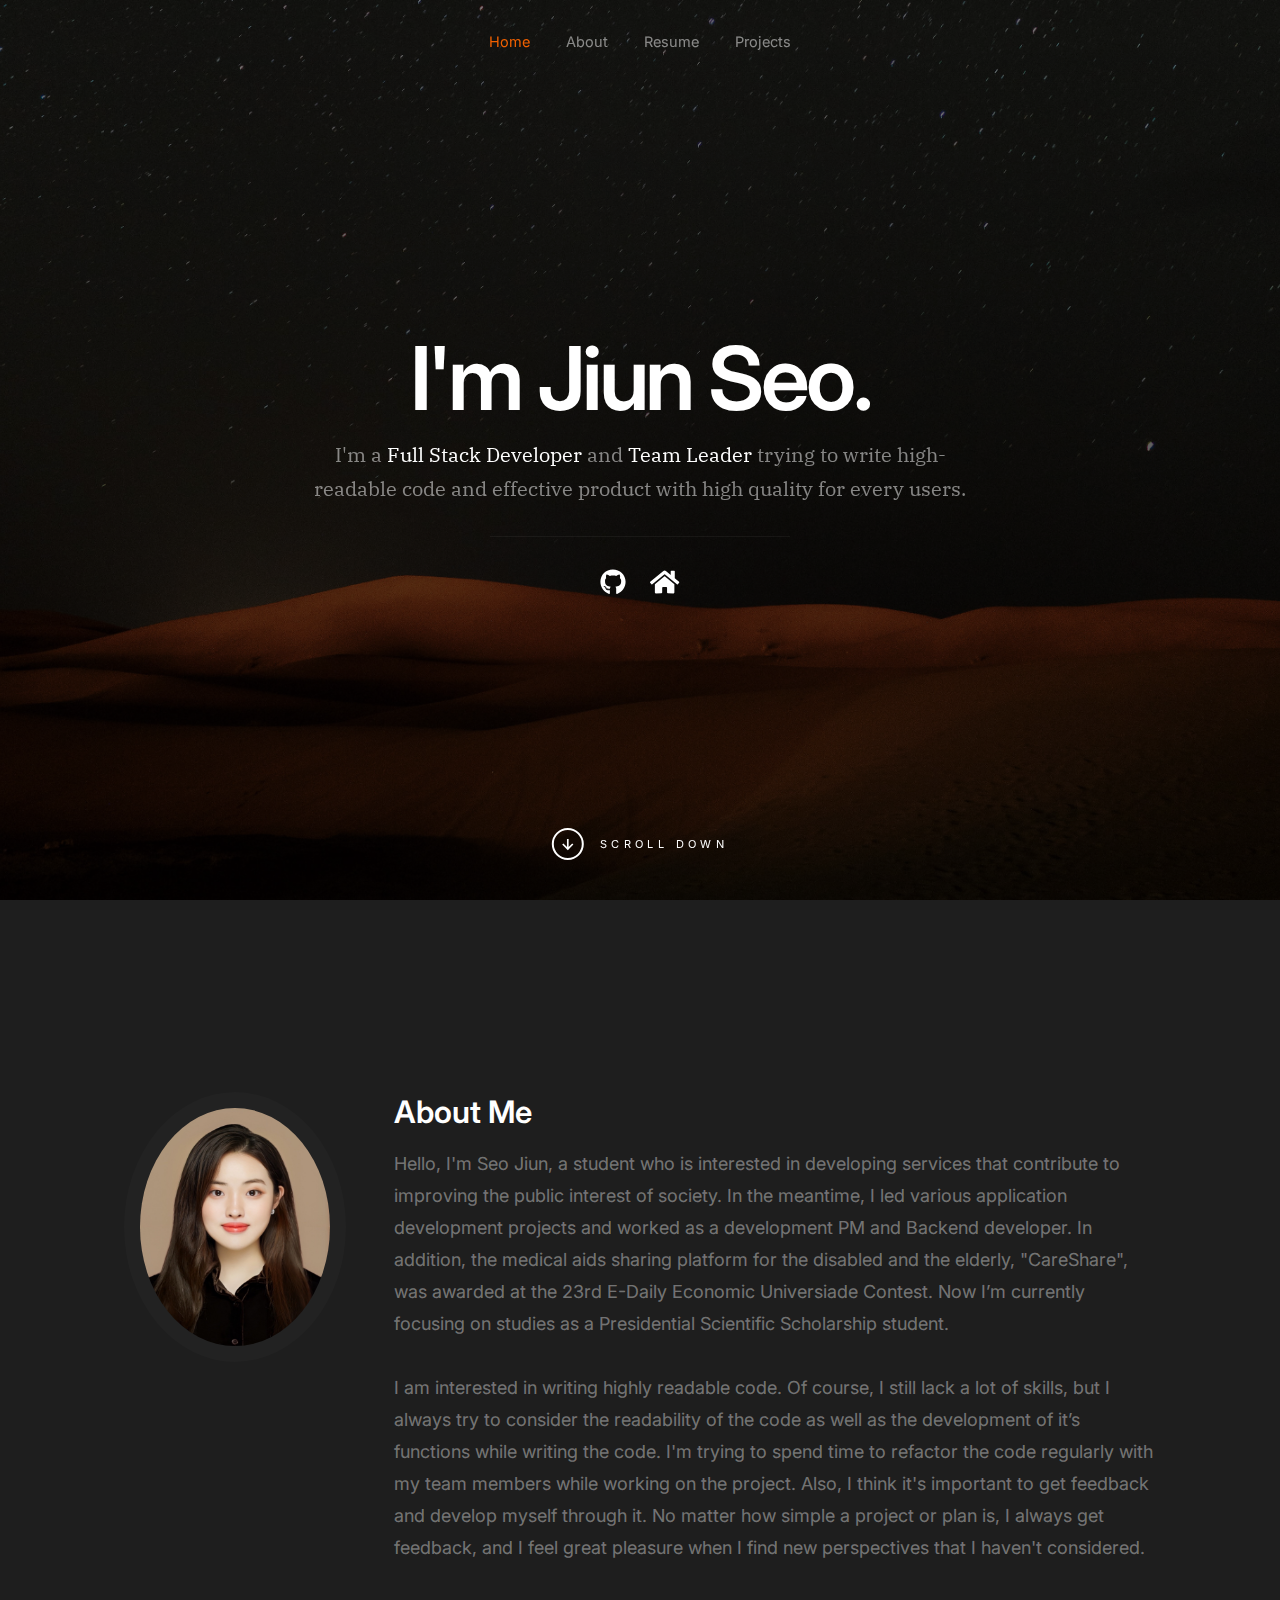
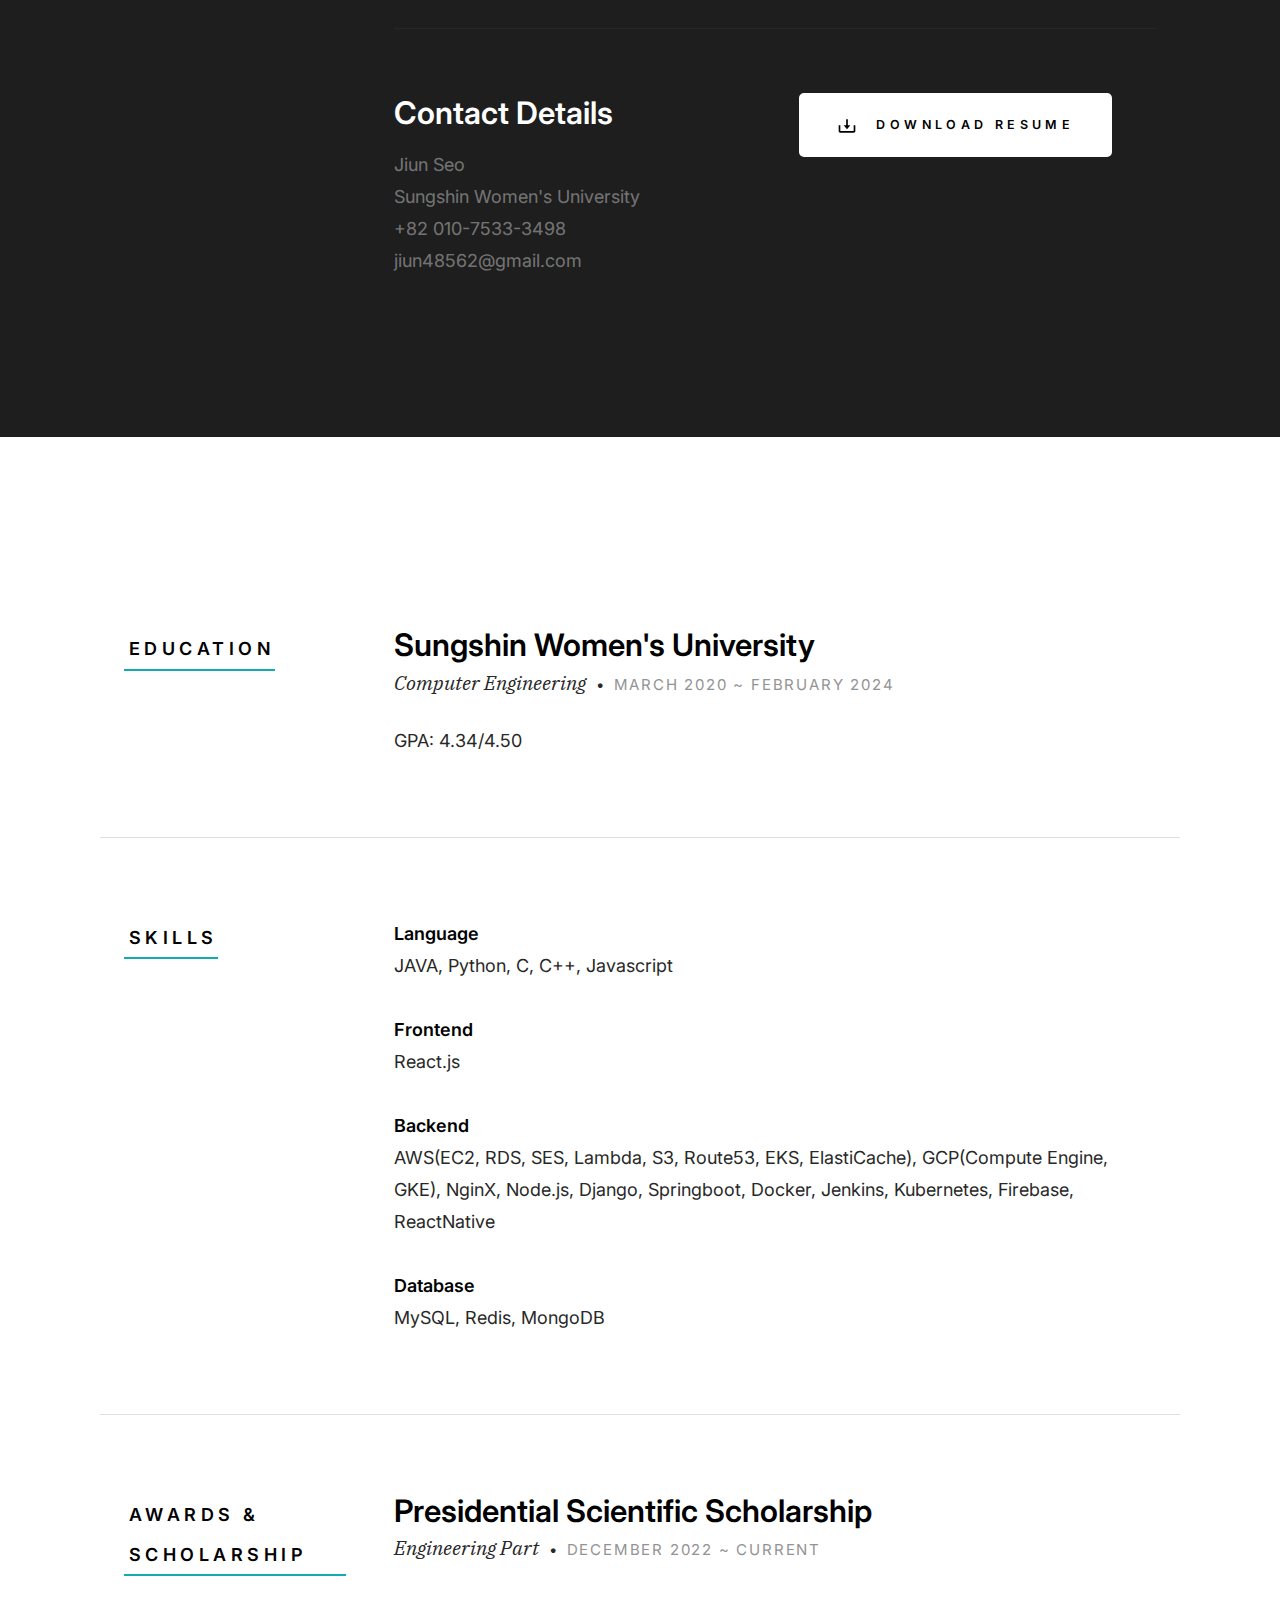
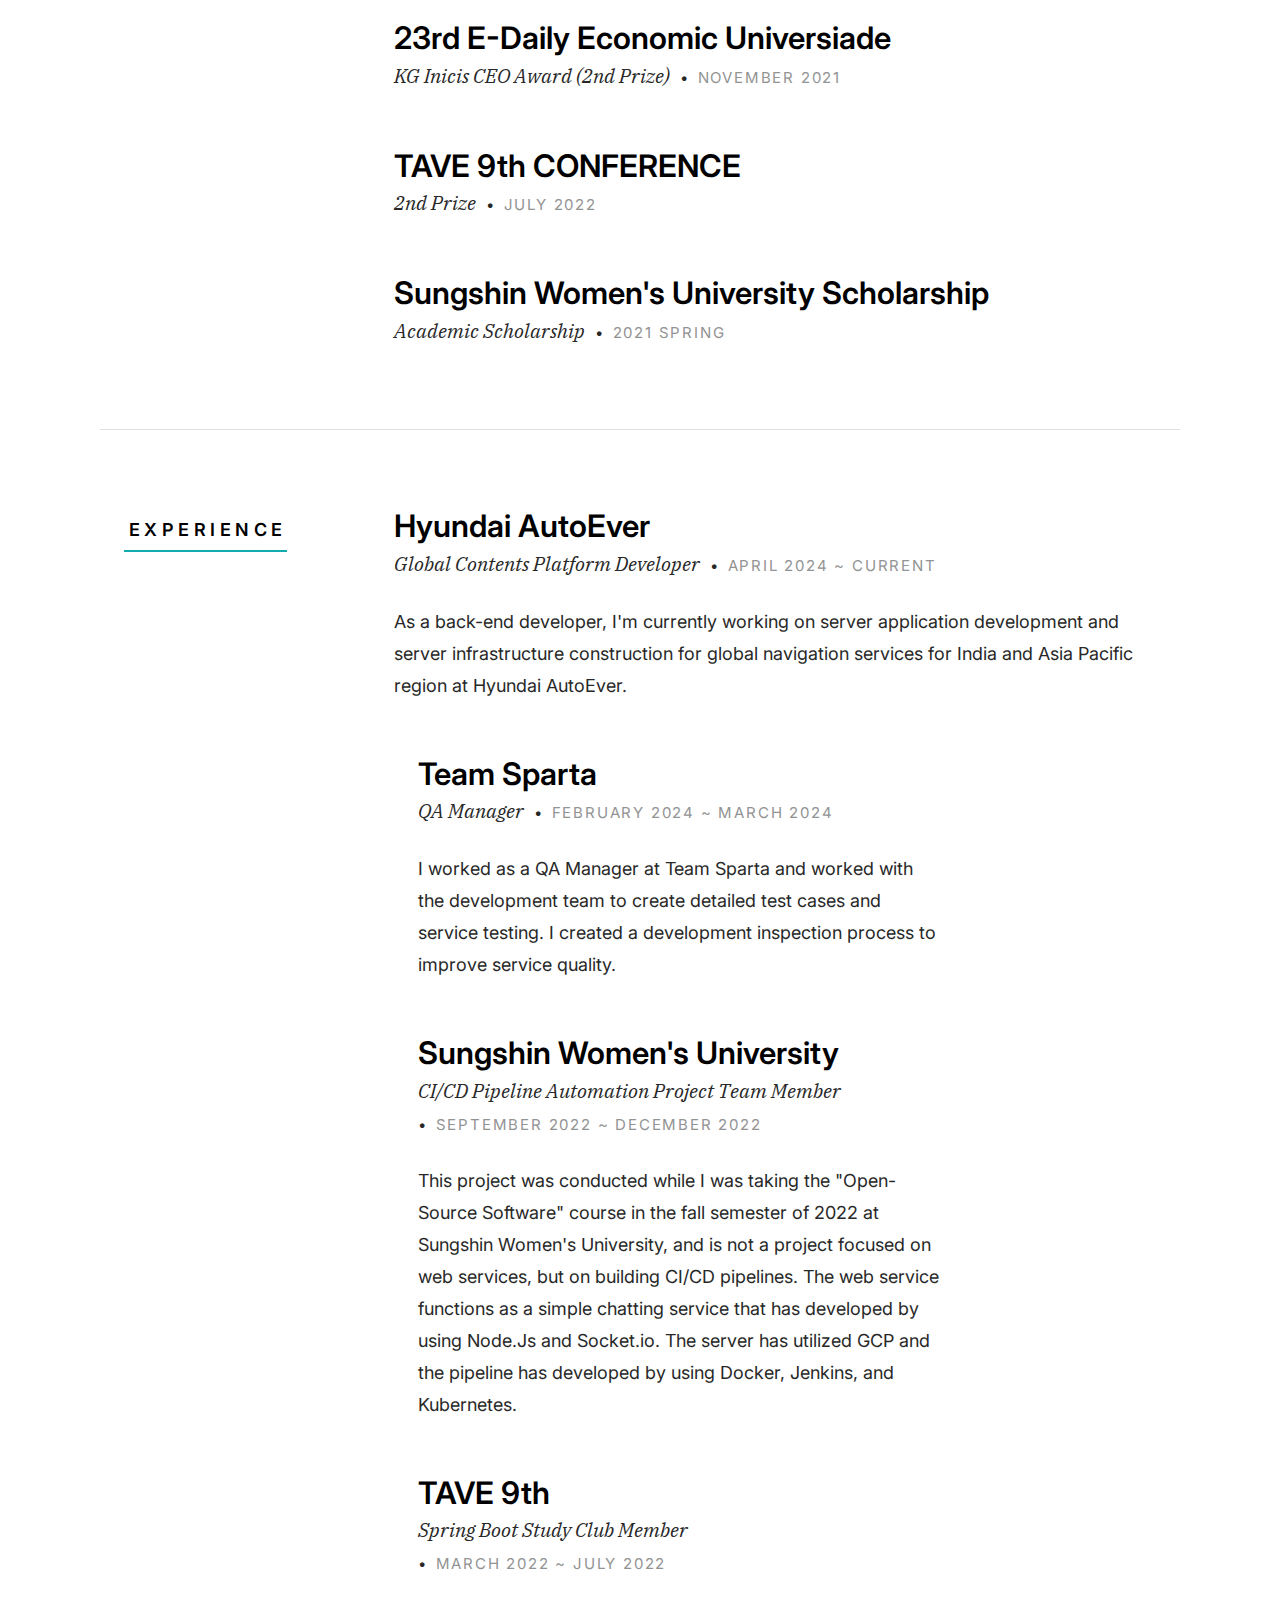
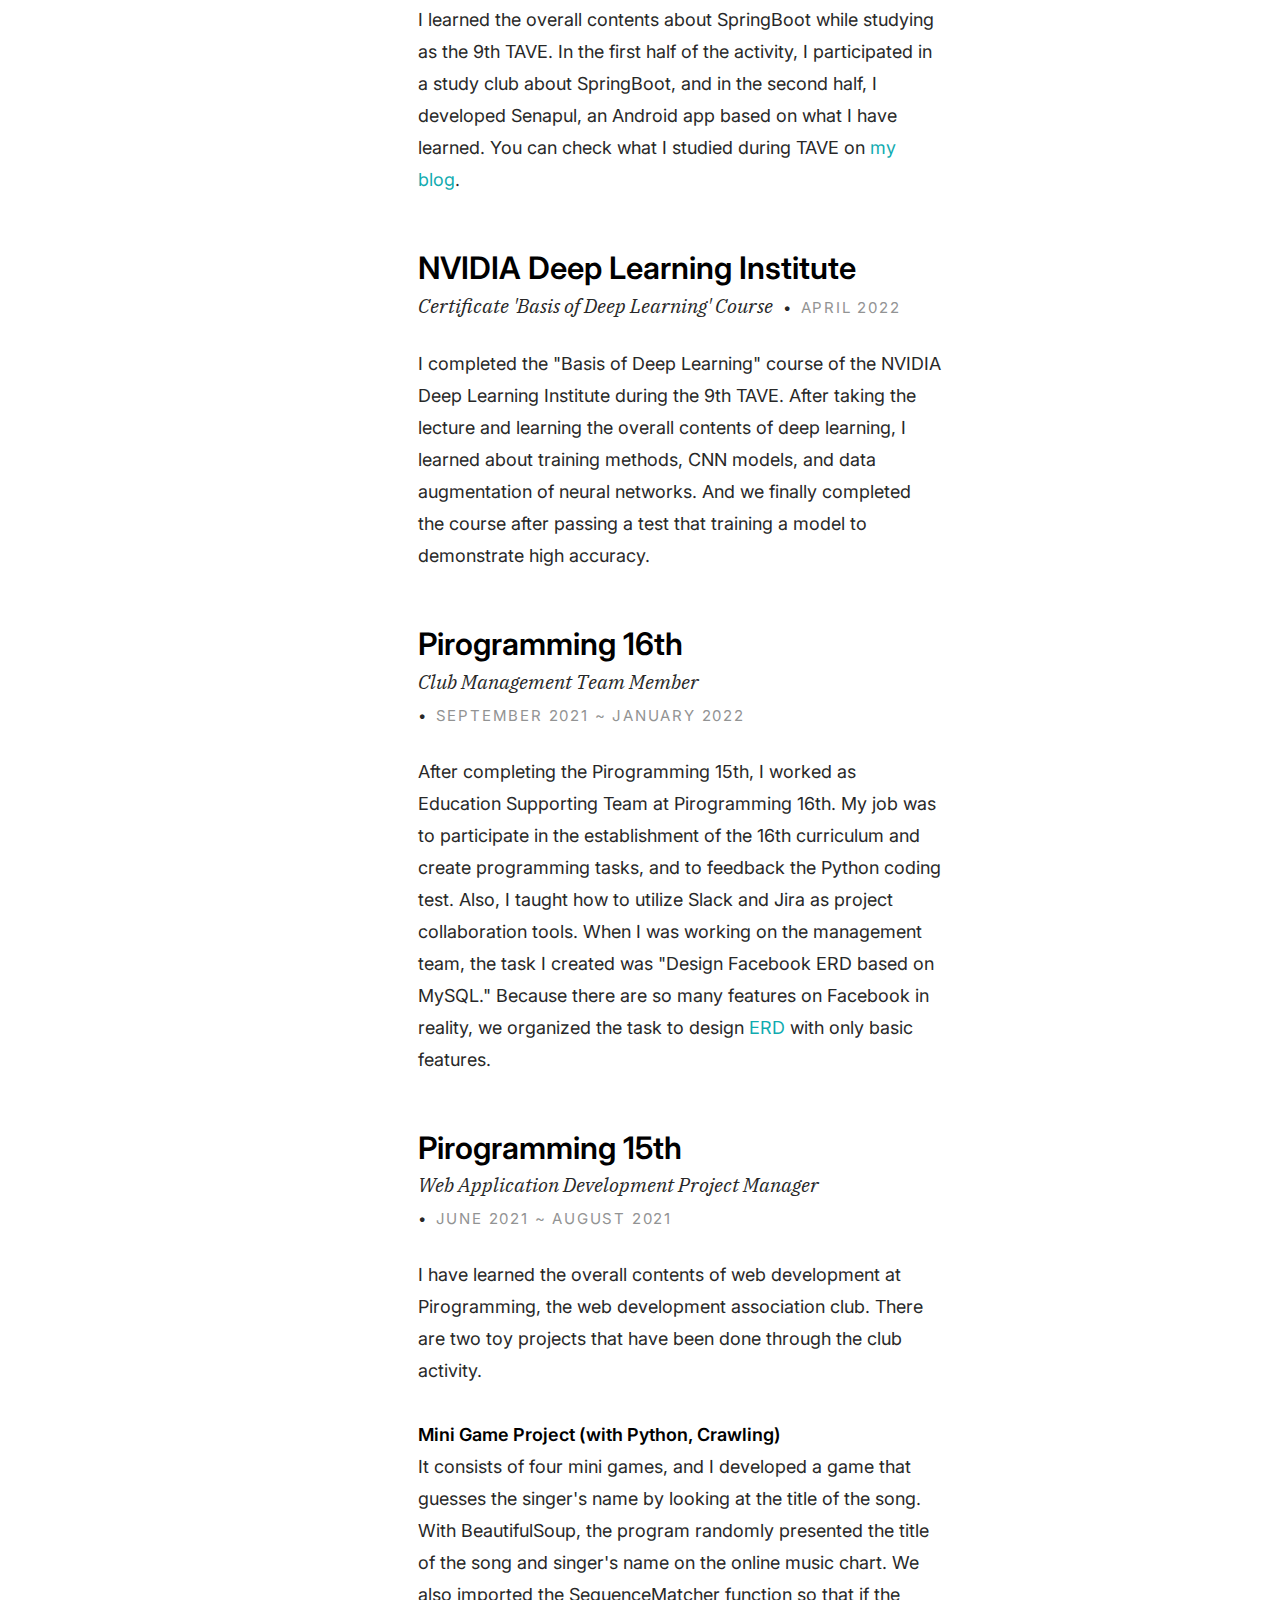
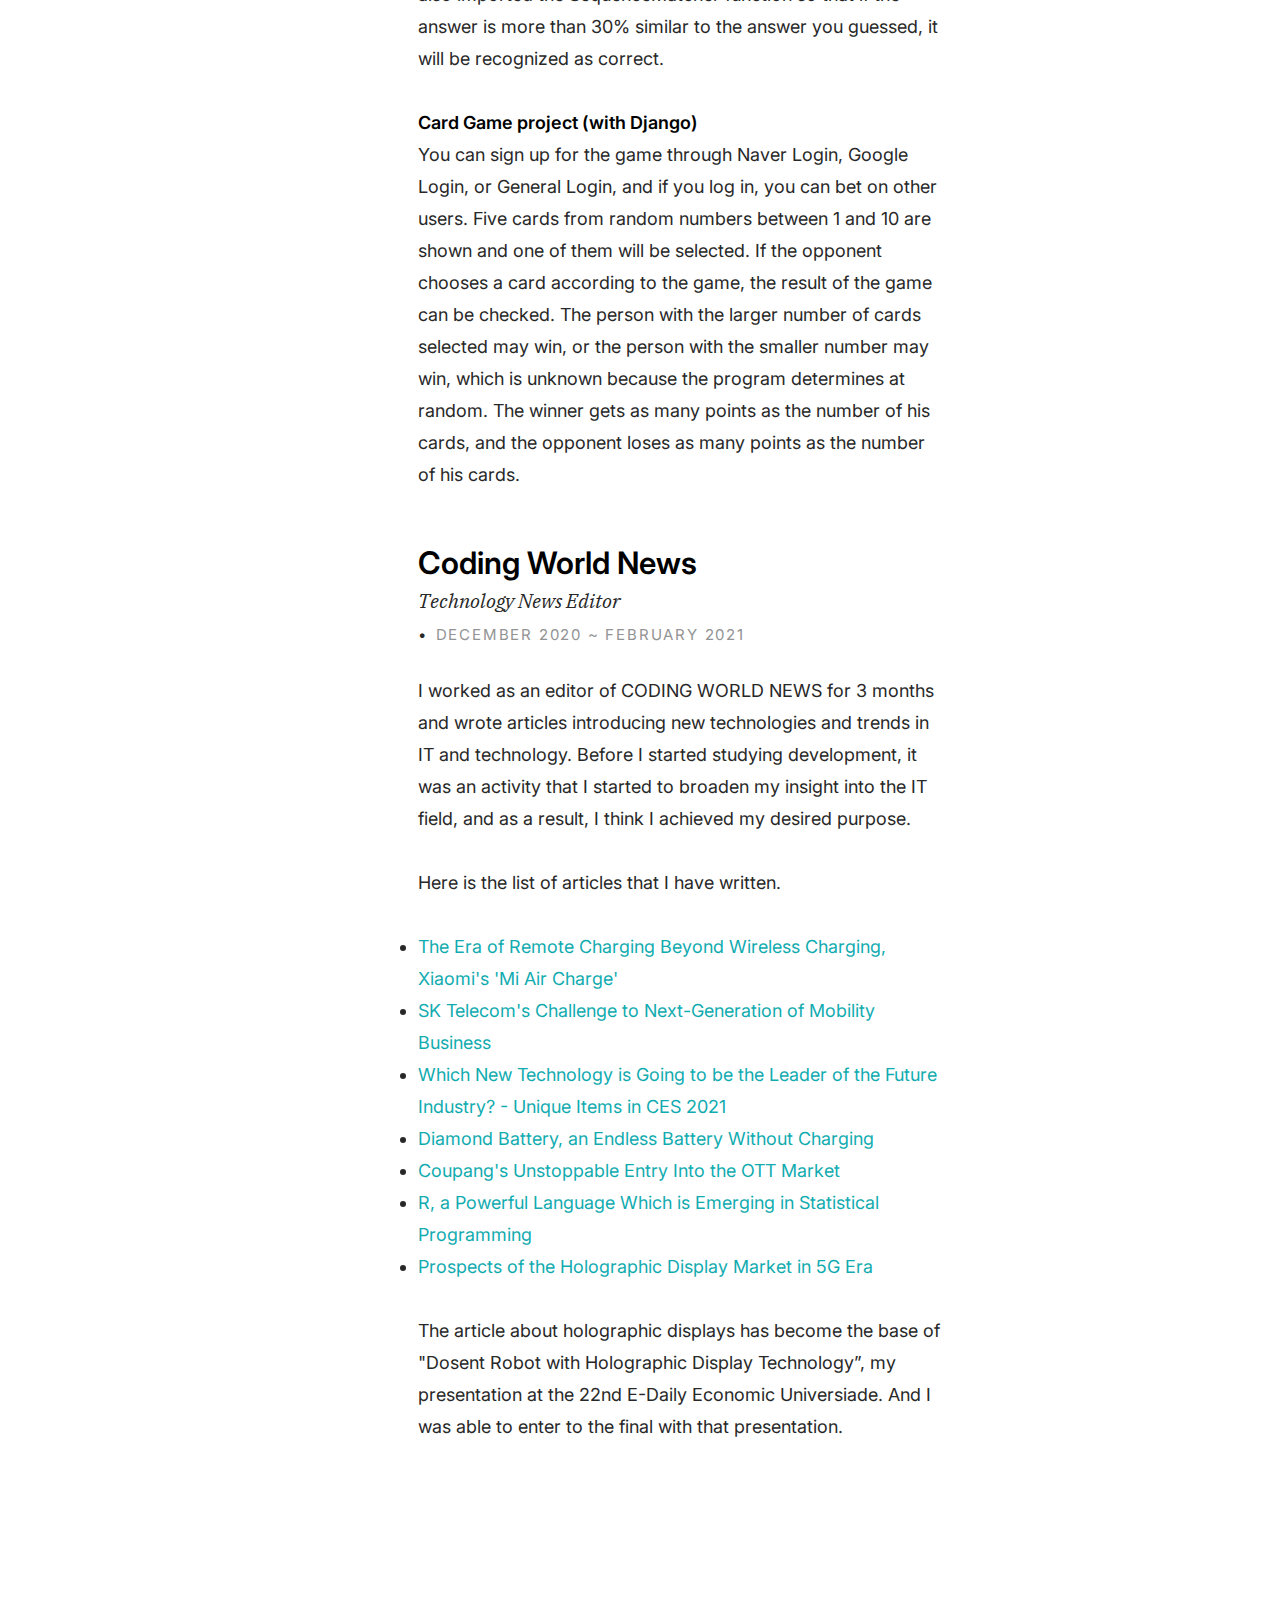
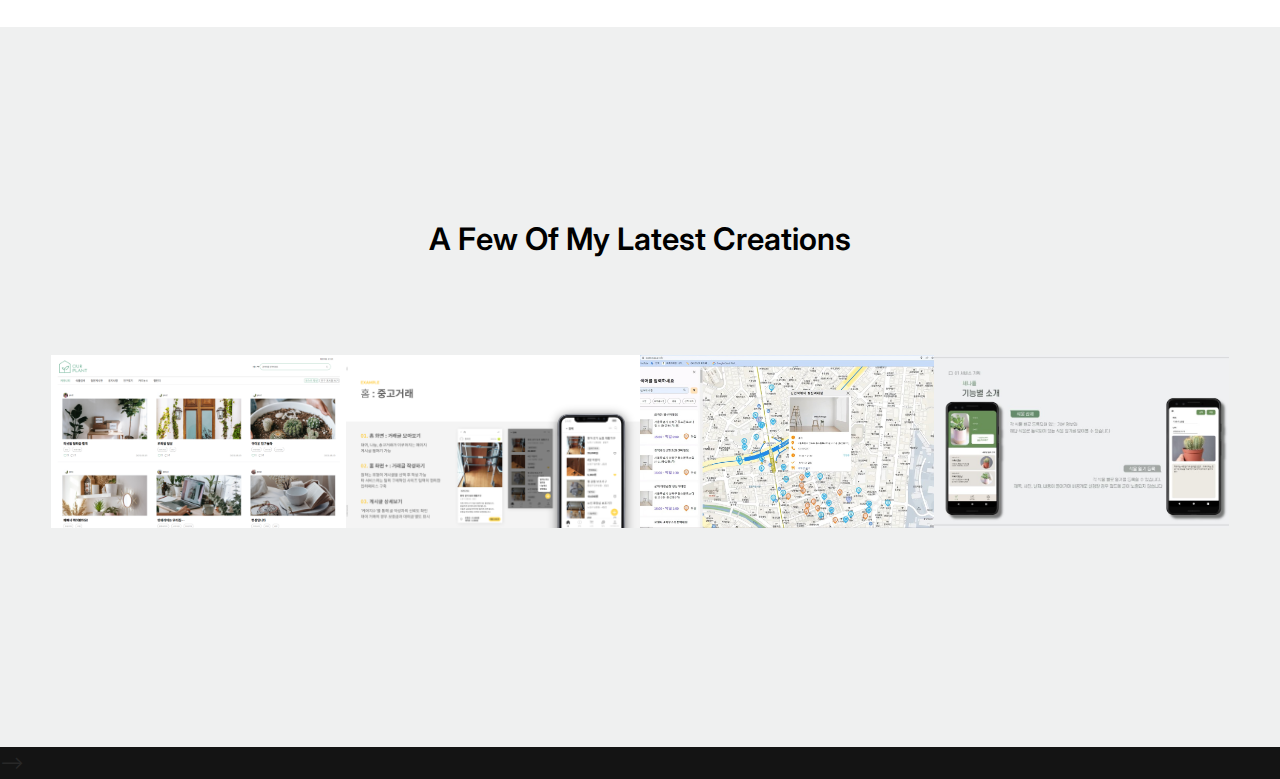
<file: index.html>
<!DOCTYPE html>
<html class="no-js" lang="en">
<head>

    <!--- basic page needs
    ================================================== -->
    <meta charset="utf-8">
    <title>Jiun's Portfolio</title>
    <meta name="description" content="">
    <meta name="author" content="">

    <!-- mobile specific metas
    ================================================== -->
    <meta name="viewport" content="width=device-width, initial-scale=1">

    <!-- CSS
    ================================================== -->
    <link rel="stylesheet" href="css/styles.css">
    <link rel="stylesheet" href="css/vendor.css">

    <!-- script
    ================================================== -->
    <script defer src="js/vendor/fontawesome/all.min.js"></script>

    <!-- favicons
    ================================================== -->
    <link rel="apple-touch-icon" sizes="180x180" href="apple-touch-icon.png">
    <link rel="icon" type="image/png" sizes="32x32" href="favicon-32x32.png">
    <link rel="icon" type="image/png" sizes="16x16" href="favicon-16x16.png">
    <link rel="manifest" href="site.webmanifest">

</head>

<body id="top" class="ss-preload">


    <!-- preloader
    ================================================== -->
    <div id="preloader">
        <div id="loader"></div>
    </div>


    <!-- header
    ================================================== -->
    <header class="s-header">
        <div class="row s-header__nav-wrap">
            <nav class="s-header__nav">
                <ul>
                    <li class="current"><a class="smoothscroll" href="#hero">Home</a></li>
                    <li><a class="smoothscroll" href="#about">About</a></li>
                    <li><a class="smoothscroll" href="#resume">Resume</a></li>
                    <li><a class="smoothscroll" href="#portfolio">Projects</a></li>
                </ul>
            </nav>
        </div> <!-- end row -->
        
        <a class="s-header__menu-toggle" href="#0" title="Menu">
            <span class="s-header__menu-icon"></span>
        </a>
    </header> <!-- end s-header -->


    <!-- hero
    ================================================== -->
    <section id="hero" class="s-hero target-section">

        <div class="s-hero__bg rellax" data-rellax-speed="-7"></div>

        <div class="row s-hero__content">
            <div class="column">

                <div class="s-hero__content-about">

                    <h1>I'm Jiun Seo.</h1>

                    <h3>
                    I'm a <span>Full Stack Developer</span> and <span>Team Leader</span> trying to write high-readable code and
                    effective product with high quality for every users.
                    </h3>

                    <div class="s-hero__content-social">
                        <a href="https://github.com/s-jiun"><i class="fab fa-github" aria-hidden="true"></i></a>
                        <a href="https://blog.naver.com/747miriyam"><i class="fa fa-home" aria-hidden="true"></i></a>
                    </div>

                </div> <!-- end s-hero__content-about -->

            </div>
        </div> <!-- s-hero__content -->

        <div class="s-hero__scroll">
            <a href="#about" class="s-hero__scroll-link smoothscroll">
                <span class="scroll-arrow">
                    <svg xmlns="http://www.w3.org/2000/svg" width="24" height="24" viewBox="0 0 24 24" style="fill:rgba(0, 0, 0, 1);transform:;-ms-filter:"><path d="M18.707 12.707L17.293 11.293 13 15.586 13 6 11 6 11 15.586 6.707 11.293 5.293 12.707 12 19.414z"></path></svg>
                </span>
                <span class="scroll-text">Scroll Down</span>
            </a>
        </div> <!-- s-hero__scroll -->

    </section> <!-- end s-hero -->


    <!-- about
    ================================================== -->
    <section id="about" class="s-about target-section">

        <div class="row">
            <div class="column large-3 tab-12">
                <img class="s-about__pic" src="images/avatars/user-06.jpg" alt="">
            </div>
            <div class="column large-9 tab-12 s-about__content">
                <h3>About Me</h3>
                <p>
                    Hello, I'm Seo Jiun, a student who is interested in developing services that contribute to improving the public interest of society. 
                    In the meantime, I led various application development projects and worked as a development PM and Backend developer. 
                    In addition, the medical aids sharing platform for the disabled and the elderly, "CareShare", was awarded at the 23rd E-Daily Economic Universiade Contest. 
                    Now I’m currently focusing on studies as a Presidential Scientific Scholarship student.
                </p>
                <p>
                    I am interested in writing highly readable code. 
                    Of course, I still lack a lot of skills, but I always try to consider the readability of the code as well as the development of  
                    it’s functions while writing the code. I'm trying to spend time to refactor the code regularly with my team members while working on the project.
                    Also, I think it's important to get feedback and develop myself through it. No matter how simple a project or plan is, I always get feedback, 
                    and I feel great pleasure when I find new perspectives that I haven't considered.
                </p>

                <hr>

                <div class="row s-about__content-bottom">
                    <div class="column w-1000-stack">
                        <h3>Contact Details</h3>
    
                        <p>
                        Jiun Seo <br>
                        Sungshin Women's University <br>
                        <a href="tel:+821075333498">+82 010-7533-3498</a> <br>
                        <a href="mailto:jiun48562@gmail.com">jiun48562@gmail.com</a>
                        </p>
                        
                    </div>
                    <div class="column w-1000-stack">
                        <a href="./SeoJiun_resume.pdf" class="btn btn--download" download="">
                            <svg xmlns="http://www.w3.org/2000/svg" width="24" height="24" viewBox="0 0 24 24" style="fill:rgba(0, 0, 0, 1);transform:;-ms-filter:"><path d="M12 16L16 11 13 11 13 4 11 4 11 11 8 11z"></path><path d="M20,18H4v-7H2v7c0,1.103,0.897,2,2,2h16c1.103,0,2-0.897,2-2v-7h-2V18z"></path></svg>
                            Download Resume
                        </a>
                    </div>
                </div>
            </div>
        </div> <!-- end row -->

    </section> <!-- end s-about -->


    <!-- resume
    ================================================== -->
    <section id="resume" class="s-resume target-section">
        <div class="row s-resume__section">
            <div class="column large-3 tab-12">
                <h3 class="section-header-allcaps">Education</h3>
            </div>
            <div class="column large-9 tab-12">
                <div class="resume-block">
                    <div class="resume-block__header">
                        <h4 class="h3">Sungshin Women's University</h4>
                        <p class="resume-block__header-meta">
                            <span>Computer Engineering</span> 
                            <span class="resume-block__header-date">
                                March 2020 ~ February 2024
                            </span>
                        </p>
                    </div>
                    <p>
                    GPA: 4.34/4.50
                    </p>
                </div> <!-- end resume-block -->
            </div>
        </div> <!-- s-resume__section -->

        <div class="row s-resume__section">
            <div class="column large-3 tab-12">
                <h3 class="section-header-allcaps">Skills</h3>
            </div>
            <div class="column large-9 tab-12">
                <div class="resume-block">
                    <strong>Language</strong>
                    <p>
                    JAVA, Python, C, C++, Javascript
                    </p>
                    <strong>Frontend</strong>
                    <p>
                    React.js
                    </p>
                    <strong>Backend</strong>
                    <p>
                        AWS(EC2, RDS, SES, Lambda, S3, Route53, EKS, ElastiCache), GCP(Compute Engine, GKE), NginX, Node.js, 
                        Django, Springboot, Docker, Jenkins, Kubernetes, Firebase, ReactNative
                    </p>
                    <strong>Database</strong>
                    <p>
                        MySQL, Redis, MongoDB
                    </p>
                </div> <!-- end resume-block -->

            </div>
        </div> <!-- s-resume__section -->

        <div class="row s-resume__section">
            <div class="column large-3 tab-12">
                <h3 class="section-header-allcaps">Awards & Scholarship</h3>
            </div>
            <div class="column large-9 tab-12">
                <div class="resume-block">
                    <div class="resume-block__header">
                        <h4 class="h3">Presidential Scientific Scholarship</h4>
                        <p class="resume-block__header-meta">
                            <span>Engineering Part</span> 
                            <span class="resume-block__header-date">
                                December 2022 ~ Current
                            </span>
                        </p>
                    </div>

                </div> <!-- end resume-block -->
                <div class="resume-block">
                    <div class="resume-block__header">
                        <h4 class="h3">23rd E-Daily Economic Universiade</h4>
                        <p class="resume-block__header-meta">
                            <span>KG Inicis CEO Award (2nd Prize)</span> 
                            <span class="resume-block__header-date">
                                November 2021
                            </span>
                        </p>
                    </div>

                </div> <!-- end resume-block -->
                <div class="resume-block">
                    <div class="resume-block__header">
                        <h4 class="h3">TAVE 9th CONFERENCE</h4>
                        <p class="resume-block__header-meta">
                            <span>2nd Prize</span> 
                            <span class="resume-block__header-date">
                                July 2022
                            </span>
                        </p>
                    </div>

                </div> <!-- end resume-block -->
                <div class="resume-block">
                    <div class="resume-block__header">
                        <h4 class="h3">Sungshin Women's University Scholarship</h4>
                        <p class="resume-block__header-meta">
                            <span>Academic Scholarship</span> 
                            <span class="resume-block__header-date">
                                2021 Spring
                            </span>
                        </p>
                    </div>
                </div> <!-- end resume-block -->
            </div>
        </div> <!-- s-resume__section -->

        <div class="row s-resume__section">
            <div class="column large-3 tab-12">
                <h3 class="section-header-allcaps">Experience</h3>
            </div>
            <div class="column large-9 tab-12">
                <div class="resume-block">

                    <div class="resume-block__header">
                        <h4 class="h3">Hyundai AutoEver</h4>
                        <p class="resume-block__header-meta">
                            <span>Global Contents Platform Developer</span> 
                            <span class="resume-block__header-date">
                                April 2024 ~ Current
                            </span>
                        </p>
                    </div>

                    <p>
                        As a back-end developer, I'm currently working on server application development and 
                        server infrastructure construction for global navigation services for India and Asia Pacific region at Hyundai AutoEver.
                    </p>

                </div> <!-- end resume-block -->
            <div class="column large-9 tab-12">
                <div class="resume-block">

                    <div class="resume-block__header">
                        <h4 class="h3">Team Sparta</h4>
                        <p class="resume-block__header-meta">
                            <span>QA Manager</span> 
                            <span class="resume-block__header-date">
                                February 2024 ~ March 2024
                            </span>
                        </p>
                    </div>

                    <p>
                        I worked as a QA Manager at Team Sparta and worked with the development team 
                        to create detailed test cases and service testing.
                        I created a development inspection process to improve service quality.
                    </p>

                </div> <!-- end resume-block -->
                <div class="resume-block">

                    <div class="resume-block__header">
                        <h4 class="h3">Sungshin Women's University</h4>
                        <p class="resume-block__header-meta">
                            <span>CI/CD Pipeline Automation Project Team Member</span> 
                            <span class="resume-block__header-date">
                                September 2022 ~ December 2022
                            </span>
                        </p>
                    </div>

                    <p>
                        This project was conducted while I was taking the "Open-Source Software" 
                        course in the fall semester of 2022 at Sungshin Women's University, 
                        and is not a project focused on web services, but on building CI/CD pipelines. 
                        The web service functions as a simple chatting service that has developed by using Node.Js and Socket.io.
                        The server has utilized GCP and the pipeline has developed by using Docker, Jenkins, and Kubernetes.
                    </p>

                </div> <!-- end resume-block -->
                <div class="resume-block">

                    <div class="resume-block__header">
                        <h4 class="h3">TAVE 9th</h4>
                        <p class="resume-block__header-meta">
                            <span>Spring Boot Study Club Member</span> 
                            <span class="resume-block__header-date">
                                March 2022 ~ July 2022
                            </span>
                        </p>
                    </div>

                    <p>
                        I learned the overall contents about SpringBoot while studying as the 9th TAVE. 
                        In the first half of the activity, I participated in a study club about SpringBoot, 
                        and in the second half, I developed Senapul, an Android app based on what I have learned. 
                        You can check what I studied during TAVE on
                        <a href="https://blog.naver.com/PostList.naver?blogId=747miriyam&from=postList&categoryNo=13">my blog</a>.
                    </p>

                </div> <!-- end resume-block -->
                <div class="resume-block">

                    <div class="resume-block__header">
                        <h4 class="h3">NVIDIA Deep Learning Institute</h4>
                        <p class="resume-block__header-meta">
                            <span>Certificate 'Basis of Deep Learning' Course</span> 
                            <span class="resume-block__header-date">
                                April 2022
                            </span>
                        </p>
                    </div>

                    <p>
                        I completed the "Basis of Deep Learning" course of the 
                        NVIDIA Deep Learning Institute during the 9th TAVE.
                        After taking the lecture and learning the overall contents of deep learning, 
                        I learned about training methods, CNN models, and data augmentation of neural networks. 
                        And we finally completed the course after passing a test that training a model to demonstrate high accuracy.
                    </p>

                </div> <!-- end resume-block -->
                <div class="resume-block">

                    <div class="resume-block__header">
                        <h4 class="h3">Pirogramming 16th</h4>
                        <p class="resume-block__header-meta">
                            <span>Club Management Team Member</span> 
                            <span class="resume-block__header-date">
                                September 2021 ~ January 2022
                            </span>
                        </p>
                    </div>

                    <p>
                        After completing the Pirogramming 15th, I worked as Education Supporting Team at Pirogramming 16th. 
                        My job was to participate in the establishment of the 16th curriculum and create programming tasks, 
                        and to feedback the Python coding test. Also, I taught how to utilize Slack and Jira as project collaboration tools.
                        When I was working on the management team, the task I created was "Design Facebook ERD based on MySQL." 
                        Because there are so many features on Facebook in reality, we organized the task to design <a href="https://www.erdcloud.com/d/SNv5MuHKDwFFsGowc">ERD</a> with only basic features.
                    </p>

                </div> <!-- end resume-block -->
                <div class="resume-block">

                    <div class="resume-block__header">
                        <h4 class="h3">Pirogramming 15th</h4>
                        <p class="resume-block__header-meta">
                            <span>Web Application Development Project Manager</span> 
                            <span class="resume-block__header-date">
                                June 2021 ~ August 2021
                            </span>
                        </p>
                    </div>

                    <p>
                        I have learned the overall contents of web development at Pirogramming, the web development association club. 
                        There are two toy projects that have been done through the club activity.
                    </p>
                    <strong>Mini Game Project (with Python, Crawling)</strong>
                    <p>
                        It consists of four mini games, and I developed a game that guesses the singer's name 
                        by looking at the title of the song. With BeautifulSoup, the program randomly presented the title of the song 
                        and singer's name on the online music chart. We also imported the SequenceMatcher function 
                        so that if the answer is more than 30% similar to the answer you guessed, it will be recognized as correct.
                    </p>
                    <strong>Card Game project (with Django)</strong>
                    <p>
                        You can sign up for the game through Naver Login, Google Login, or General Login, and if you log in, you can bet on other users. 
                        Five cards from random numbers between 1 and 10 are shown and one of them will be selected. If the opponent chooses a card according to the game, 
                        the result of the game can be checked. The person with the larger number of cards selected may win, or the person with the smaller number may win, 
                        which is unknown because the program determines at random. The winner gets as many points as the number of his cards, 
                        and the opponent loses as many points as the number of his cards.
                    </p>

                </div> <!-- end resume-block -->
                <div class="resume-block">

                    <div class="resume-block__header">
                        <h4 class="h3">Coding World News</h4>
                        <p class="resume-block__header-meta">
                            <span>Technology News Editor</span> 
                            <span class="resume-block__header-date">
                                December 2020 ~ February 2021
                            </span>
                        </p>
                    </div>

                    <p>
                        I worked as an editor of CODING WORLD NEWS for 3 months and wrote articles introducing new technologies and trends in IT and technology. 
                        Before I started studying development, it was an activity that I started to broaden my insight into the IT field, and as a result, 
                        I think I achieved my desired purpose.
                    </p>
                    <p>
                        Here is the list of articles that I have written.
                    </p>
                    <li>
                        <a href="https://www.codingworldnews.com/news/articleView.html?idxno=2220">
                            The Era of Remote Charging Beyond Wireless Charging, Xiaomi's 'Mi Air Charge'
                        </a>
                    </li>
                    <li>
                        <a href="https://www.codingworldnews.com/news/articleView.html?idxno=2099">
                            SK Telecom's Challenge to Next-Generation of Mobility Business
                        </a>
                    </li>
                    <li>
                        <a href="https://www.codingworldnews.com/news/articleView.html?idxno=2034">
                            Which New Technology is Going to be the Leader of the Future Industry? - Unique Items in CES 2021
                        </a>
                    </li>
                    <li>
                        <a href="https://www.codingworldnews.com/news/articleView.html?idxno=1981">
                            Diamond Battery, an Endless Battery Without Charging
                        </a>
                    </li>
                    <li>
                        <a href="https://www.codingworldnews.com/news/articleView.html?idxno=1926">
                            Coupang's Unstoppable Entry Into the OTT Market
                        </a>
                    </li>
                    <li>
                        <a href="https://www.codingworldnews.com/news/articleView.html?idxno=1896">
                            R, a Powerful Language Which is Emerging in Statistical Programming
                        </a>
                    </li>
                    <li>
                        <a href="https://www.codingworldnews.com/news/articleView.html?idxno=1869">
                            Prospects of the Holographic Display Market in 5G Era
                        </a>
                    </li>
                    <p>

                    </p>
                    <p>
                        The article about holographic displays has become the base of "Dosent Robot with Holographic Display Technology”, 
                        my presentation at the 22nd E-Daily Economic Universiade. And I was able to enter to the final with that presentation.
                    </p>

                </div> <!-- end resume-block -->
            </div>
        </div> <!-- s-resume__section -->

    </section> <!-- end s-resume -->


    <!-- portfolio
    ================================================== -->
    <section id="portfolio" class="s-portfolio target-section">

        <div class="row s-portfolio__header">
            <div class="column large-12">
                <h3>A Few Of My Latest Creations</h3>
            </div>
        </div>

        <div class="row collapse block-large-1-4 block-medium-1-3 block-tab-1-2 block-500-stack folio-list">

            <div class="column folio-item">
                <a href="#modal-01" class="folio-item__thumb">
                    <img src="images/portfolio/ourplant.jpg" 
                         srcset="images/portfolio/ourplant.jpg 1x, 
                                 images/portfolio/ourplant@2x.jpg 2x" alt="">
                </a>
            </div> <!-- end folio-item -->

            <div class="column folio-item">
                <a href="#modal-02" class="folio-item__thumb">
                    <img src="images/portfolio/careshare.jpg" 
                         srcset="images/portfolio/careshare.jpg 1x, 
                                 images/portfolio/careshare@2x.jpg 2x" alt="">
                </a>
            </div> <!-- end folio-item -->

            <div class="column folio-item">
                <a href="#modal-03" class="folio-item__thumb">
                    <img src="images/portfolio/openmap.jpg" 
                         srcset="images/portfolio/openmap.jpg 1x, 
                                 images/portfolio/openmap@2x.jpg 2x" alt="">
                </a>
            </div> <!-- end folio-item -->

            <div class="column folio-item">
                <a href="#modal-04" class="folio-item__thumb">
                    <img src="images/portfolio/senapul.jpg" 
                         srcset="images/portfolio/senapul.jpg 1x, 
                                 images/portfolio/senapul@2x.jpg 2x" alt="">
                </a>
            </div> <!-- end folio-item -->
        </div> <!-- end folio-list -->


        <!-- Modal Templates Popup
        =========================================================== -->
        <div id="modal-01" hidden>
            <div class="modal-popup">
                <img src="images/portfolio/gallery/g-ourplant.jpg" alt="" />
    
                <div class="modal-popup__desc">
                    <h5>OurPlant</h5>
                    <p class="resume-block__header-meta">Planterior information sharing web service that pursues an eco-friendly lifestyle.</p>
                    <p>
                        In the case of planterior, there is a large amount of information that is required. 
                        Because not only simple interior information but also information about plants must be considered. 
                        However, the existing interior information sharing service could not collect plant interior information separately and could not find them together.
                    </p>
                    <p>
                        OurPlant is a community web service specialized at planterior and it actually deployed and operated for six months.
                        It mainly features sharing interior information / searching plant information / Q&A bulletin board about gardening / like and follow.
                    </p>
                    <strong>My Role</strong>
                    <li>Team Leader</li>
                    <li>Planned Project and Designed Architecture</li>
                    <li>Established Project Development Tasks and Roadmap</li>
                    <li>Built Wireframe</li>
                    <li>Collected Plant Data Using Crawling</li>
                    <li>Developed Automatic Search Completion and Image Lazyload using JQuery</li>
                    <li>Developed KakaoTalk Sharing Feature using JavaScript</li>
                    <li>Developed Automatic Logout</li>
                    <li>Deployed the Application and Managed Server and Database (AWS EC2, RDS)</li>
                    <li>Managed Domain connection</li>
                    <li>Created and Managed Domain Mail (AWS SES)</li>
                    <p></p>
                    <strong>Main Development Issue</strong>
                    <p>
                        At the time of the first trial deployment, we received the domain from 'Freenom' for a free domain, but a problem occured in the process of purchasing and reconnecting the paid domain from Gabia.
                        At first, I had a hard time because I didn't know why I couldn't connect the domain. I thought there was a problem with the NginX server file in the process of analyzing the server. 
                        As a result, we discovered that the problem was that the https certificates of the two domains have been collided in the process of disconnecting the existing domain and connecting the newly purchased domain. 
                        When we deleted the existing certificate and repositioned the new certificate correctly, the domain was connected successfully.
                    </p>
                </div>
    
                <a href="https://github.com/s-jiun/gardener" class="modal-popup__details">Project link</a>
            </div>
        </div> <!-- end modal -->

        <div id="modal-02" hidden>
            <div class="modal-popup">
                <img src="images/portfolio/gallery/g-careshare.jpg" alt="" />
    
                <div class="modal-popup__desc">
                    <h5>CareShare</h5>
                    <p class="resume-block__header-meta">Medical aid sharing platform for the disabled and the elderly (23rd E-Daily Economic Universiade winning project)</p>
                    <p>
                        As of 2020, the number of registered disabled people is 2.62 million, and as of 2021, the number of elderly people aged 65 or older is 8.53 million. 
                        This is the reality of our country now. Most of them need medical assistive devices for their daily lives, but due to the high price range of medical aids, many people need support to use them. 
                        However, there are many people who are not getting medical aids support service because they do not know how to apply.
                    </p>
                    <p>
                        CareShare is a platform designed for them. It aims to reduce the financial burden of using unused medical aids by renting, sharing, and trading. 
                        It also includes functions such as collecting information about medical support services and comparing prices of medical aids on the market.
                    </p>
                    <strong>My Role</strong>
                    <li>Team Leader</li>
                    <li>Planned Service and Designed Architecture</li>
                    <li>Developed Membership Registration and Modificated Membership Information</li>
                    <li>Developed General Login and Google Login</li>
                </div>
                <a href="https://github.com/s-jiun/CareShare" class="modal-popup__details">Project link</a>
            </div>
        </div> <!-- end modal -->

        <div id="modal-04" hidden>
            <div class="modal-popup">
                <img src="images/portfolio/gallery/g-senapul.jpg" alt="" />
    
                <div class="modal-popup__desc">
                    <h5>Senapul</h5>
                    <p class="resume-block__header-meta">Mobile app for managing gardening logs (9th conference of TAVE winning project)</p>
                    <p>
                        Recently, as external activities have decreased due to COVID-19, interest in pets and pet plants has increased. 
                        However, it was difficult to raise plants because they has different water cycles and care precautions depending on the plant type.
                    </p>
                    <p>
                        Senapul remembers the watering cycle for each plant and sends a notification to user when to water the plant. 
                        It also developed to help plant keepers with the ability to write and manage plant diaries and share them with other users.
                    </p>
                    <strong>My Role</strong>
                    <li>Team Leader</li>
                    <li>Planned Project and Designed Architecture</li>
                    <li>Established Project Development Tasks and Roadmap</li>
                    <li>Built Wireframe</li>
                    <li>Wrote API Statement</li>
                    <li>Developed Like/Unlike Feature and Membership Withdrawal Feature</li>
                    <li>Developed Plant Diary Discovery Feed</li>
                    <p></p>
                    <strong>Main Development Issue</strong>
                    <p>
                        If you send a client request, the server sends you a response. At this time, the value returned by each function in the server is different, so the format of the response sent to the client is all different. 
                        But as I developed it, I felt the need of unify their format. In addition, since the response format and response code were not customized, http response of 200,400,500 were basically sent, so there was no way for us to know what the actual problem was.
                        To solve this problem, we created an exception package and created an Enum class called ErrorCode and an ErrorResponse JAVA class. 
                        In the case of ErrorCode, it is a class that contains the response code that we customized, and we have assigned the response code that we had promised for various cases such as no token or invalid or incorrect input values. 
                        And in the case of Error Response, it is a class with a response format set, and all responses had transmitted in the class format.
                    </p>
                </div>
    
                <a href="https://github.com/s-jiun/TAVE_9_server" class="modal-popup__details">Project link</a>
            </div>
        </div> <!-- end modal -->

        <div id="modal-03" hidden>
            <div class="modal-popup">
                <img src="images/portfolio/gallery/g-openmap.jpg" alt="" />
    
                <div class="modal-popup__desc">
                    <h5>OpenMap</h5>
                    <p class="resume-block__header-meta">Web service that shows the status of restaurants, cafes, and hospitals around users.</p>
                    <p>
                        OpenMap is a project conducted while I was taking the "Server System Construction and Practice" course in the spring semester of 2022 at Sungshin Women's University. 
                        Until now, the map services has shown companies near the user, but it was difficult to users to immediately recognize whether the company is opened or closed.
                    </p>
                    <p>
                        OpenMap shows the companies near you, but also the marker colors are different for each company that is open, holiday, and closed. 
                        Other features include registering favorite companies and searching with filters.
                    </p>
                    <strong>My Role</strong>
                    <li>Team Leader</li>
                    <li>Planned Project and Designed Architecture</li>
                    <li>Established Project Development Tasks and Roadmap</li>
                    <li>Built Wireframe</li>
                    <li>Collected Company Data Near Sungshin Women’s University from Public Data Portal</li>
                    <li>Connected Kakao Map API</li>
                    <li>Developed Search Filter and View of Business Detail</li>
                    <li>Developed MyPlace Registration Feature and Custom Markers by Business Hour</li>
                    <p></p>
                    <strong>Main Development Issue</strong>
                    <p>
                        "OpenMap" is a map service that displays the location of restaurants, rest restaurants, and hospitals near you differently depending on the current business status. 
                        DB queries had become quite complicated because markers were vary depending on the company's type and business status, rather than just displaying markers at the company's location. 
                        As each company has different business days, business hours, and breaks, so the queries had become complicated. 
                        In addition, each time a user changes the area of the map, the company displayed on the map changes, the amount of query has become significant. Also, the speed of service has become slow.
                        For queries that returns the business status of a company, it became simplified by creating View tables and Raw queries in Sequelize migration files.
                        In addition, we adjusted the unit of event occurrence to solve the server load caused by queries which had generated by users changing the map area. 
                        For example, in the past, if a user had generated an event by clicking the mouse, it could be modified to generate an event only when dragging the mouse. 
                        As a result, the query generation had reduced and the service speed had improved more than 50%.
                    </p>
                </div>
    
                <a href="https://github.com/s-jiun/OpenMap" class="modal-popup__details">Project link</a>
            </div>
        </div> <!-- end modal -->

    </section> <!-- end s-portfolio -->

    <!-- footer
    ================================================== -->
<!--     <footer class="s-footer">
        <div class="row">
            <div class="column large-4 medium-6 w-1000-stack s-footer__social-block">
                <ul class="s-footer__social">
                    <li><a href="https://www.instagram.com/ss_jiun/"><i class="fab fa-instagram" aria-hidden="true"></i></a></li>
                    <li><a href="https://github.com/s-jiun"><i class="fab fa-github" aria-hidden="true"></i></a></li>
                    <li><a href="https://blog.naver.com/747miriyam"><i class="fa fa-home" aria-hidden="true"></i></a></li>
                </ul>
            </div>

            <div class="column large-7 medium-6 w-1000-stack ss-copyright">
                <span>© Copyright Ceevee 2021</span> 
                <span>Design by <a href="https://www.styleshout.com/">StyleShout</a></span>
            </div>
        </div>

        <div class="ss-go-top">
            <a class="smoothscroll" title="Back to Top" href="#top">
                <svg xmlns="http://www.w3.org/2000/svg" viewBox="0 0 24 24"><path d="M6 4h12v2H6zm5 10v6h2v-6h5l-6-6-6 6z"/></svg>
             </a>
        </div> <!-- end ss-go-top -->
    </footer> -->


    <!-- Java Script
    ================================================== -->
    <script src="js/plugins.js"></script>
    <script src="js/main.js"></script>

</body>

</html>
</file>
<file: css/styles.css>
/* =================================================================== 
 * Ceevee Main Stylesheet
 * Template Ver. 2.0.0
 * 01-03-2021
 * ------------------------------------------------------------------
 *
 * TOC:
 * # settings and variables
 *      ## fonts
 *      ## colors
 *      ## vertical spacing and typescale
 *      ## grid variables
 * # normalize
 * # basic/base setup styles
 *      ## media
 *      ## typography resets
 *      ## links
 *      ## inputs
 * # Grid v3.0.0
 *      ## medium screen devices
 *      ## tablets
 *      ## mobile devices
 *      ## small mobile devices <= 400px
 * # block grids
 *      ## block grids - medium screen devices
 *      ## block grids - tablets
 *      ## block grids - mobile devices
 *      ## block grids - small mobile devices <= 400px
 * # MISC 
 * # custom grid, block grid STACK breakpoints
 * # base style overrides 
 *      ## links
 * # typography & general theme styles
 *      ## Lists
 *      ## responsive video container
 *      ## floated image
 *      ## tables
 *      ## spacing
 * # preloader
 *      ## page loaded
 * # forms 
 *      ## Style Placeholder Text
 * # buttons 
 * # additional components
 *      ## skillbars
 *      ## alert box
 *      ## pagination 
 * # common and reusable styles
 *      ## animation stuff 
 *      ## MailtoUI style overrides
 * # site header
 *      ## header nav
 *      ## mobile menu toggle 
 * # hero
 *      ## hero content
 *      ## hero social
 *      ## hero scrolldown
 *      ## animate intro content
 * # resume 
 *      ## resume block
 * # portfolio
 *      ## portfolio list
 *      ## modal popup
 * # CTA
 * # testimonials
 *      ## swiper style overrides
 *      ## testimonial slider 
 * # contact
 *      ## contact block
 * # footer
 *      ## footer social
 *      ## copyright
 *      ## go top
 *
 * ------------------------------------------------------------------ */


/* ===================================================================
 * # settings and variables
 *
 * ------------------------------------------------------------------- */

/* ------------------------------------------------------------------- 
 * ## fonts
 * ------------------------------------------------------------------- */
@import url("https://fonts.googleapis.com/css2?family=IBM+Plex+Serif:ital,wght@0,300;0,400;0,500;0,600;0,700;1,200;1,300;1,400;1,500;1,600&family=Inter:wght@300;400;500;600;700&display=swap");
:root {
    --font-1: "Inter", sans-serif;
    --font-2: "IBM Plex Serif", serif;
    /* monospace
     */
    --font-mono: Consolas, "Andale Mono", Courier, "Courier New", monospace;
}

/* ------------------------------------------------------------------- 
 * ## colors
 * ------------------------------------------------------------------- */
:root {
    /* color-1(#11ABB0)
     * color-2(#F06000)
     */
    --color-1: hsla(182, 82%, 38%, 1);
    --color-2: hsla(24, 100%, 47%, 1);

    /* theme color variations
     */
    --color-1-lighter: hsla(182, 82%, 58%, 1);
    --color-1-light  : hsla(182, 82%, 48%, 1);
    --color-1-dark   : hsla(182, 82%, 28%, 1);
    --color-1-darker : hsla(182, 82%, 18%, 1);
    --color-2-lighter: hsla(24, 100%, 67%, 1);
    --color-2-light  : hsla(24, 100%, 57%, 1);
    --color-2-dark   : hsla(24, 100%, 37%, 1);
    --color-2-darker : hsla(24, 100%, 27%, 1);

    /* feedback colors
     * color-error(#ffd1d2), color-success(#c8e675), 
     * color-info(#d7ecfb), color-notice(#fff099)
     */
    --color-error          : hsla(359, 100%, 91%, 1);
    --color-success        : hsla(76, 69%, 68%, 1);
    --color-info           : hsla(205, 82%, 91%, 1);
    --color-notice         : hsla(51, 100%, 80%, 1);
    --color-error-content  : hsla(359, 50%, 50%, 1);
    --color-success-content: hsla(76, 29%, 28%, 1);
    --color-info-content   : hsla(205, 32%, 31%, 1);
    --color-notice-content : hsla(51, 30%, 30%, 1);

    /* shades 
     * generated using 
     * Tint & Shade Generator 
     * (https://maketintsandshades.com/)
     */
    --color-black  : #000000;
    --color-gray-19: #0a0a0a;
    --color-gray-18: #141414;
    --color-gray-17: #1e1e1e;
    --color-gray-16: #282828;
    --color-gray-15: #323333;
    --color-gray-14: #3b3d3d;
    --color-gray-13: #454747;
    --color-gray-12: #4f5151;
    --color-gray-11: #595b5b;
    --color-gray-10: #636565;
    --color-gray-9 : #737474;
    --color-gray-8 : #828484;
    --color-gray-7 : #929393;
    --color-gray-6 : #a1a3a3;
    --color-gray-5 : #b1b2b2;
    --color-gray-4 : #c1c1c1;
    --color-gray-3 : #d0d1d1;
    --color-gray-2 : #e0e0e0;
    --color-gray-1 : #eff0f0;
    --color-white  : #ffffff;

    /* text
     */
    --color-text       : var(--color-gray-16);
    --color-text-dark  : var(--color-black);
    --color-text-light : var(--color-gray-7);
    --color-placeholder: var(--color-gray-7);

    /* buttons
     */
    --color-btn                   : var(--color-gray-3);
    --color-btn-text              : var(--color-black);
    --color-btn-hover             : var(--color-black);
    --color-btn-hover-text        : var(--color-white);
    --color-btn-primary           : var(--color-1);
    --color-btn-primary-text      : var(--color-white);
    --color-btn-primary-hover     : var(--color-2);
    --color-btn-primary-hover-text: var(--color-white);
    --color-btn-stroke            : var(--color-black);
    --color-btn-stroke-text       : var(--color-black);
    --color-btn-stroke-hover      : var(--color-black);
    --color-btn-stroke-hover-text : var(--color-white);

    /* others
     */
    --color-bg     : var(--color-gray-18);
    --color-border : var(--color-gray-2);
    --border-radius: 5px;
}

/* ------------------------------------------------------------------- 
 * ## vertical spacing and typescale
 * ------------------------------------------------------------------- */
:root {

    /* spacing
     * base font size: 18px 
     * vertical space unit : 32px
     */
    --base-size: 62.5%;
    --base-font-size: 1.8rem;
    --space: 3.2rem;

    /* vertical spacing 
     */
    --vspace-0_125: calc(0.125 * var(--space));
    --vspace-0_25 : calc(0.25 * var(--space));
    --vspace-0_5  : calc(0.5 * var(--space));
    --vspace-0_75 : calc(0.75 * var(--space));
    --vspace-0_875: calc(0.875 * var(--space));
    --vspace-1    : calc(var(--space));
    --vspace-1_25 : calc(1.25 * var(--space));
    --vspace-1_5  : calc(1.5 * var(--space));
    --vspace-1_75 : calc(1.75 * var(--space));
    --vspace-2    : calc(2 * var(--space));
    --vspace-2_5  : calc(2.5 * var(--space));
    --vspace-3    : calc(3 * var(--space));
    --vspace-3_5  : calc(3.5 * var(--space));
    --vspace-4    : calc(4 * var(--space));
    --vspace-4_5  : calc(4.5 * var(--space));
    --vspace-5    : calc(5 * var(--space));

    /* type scale
     * ratio 1:2 | base: 18px
     * -------------------------------------------------------
     *
     * --text-display-3 = (77.40px)
     * --text-display-2 = (64.50px)
     * --text-display-1 = (53.75px)
     * --text-xxxl      = (44.79px)
     * --text-xxl       = (37.32px)
     * --text-xl        = (31.10px)
     * --text-lg        = (25.92px)
     * --text-md        = (21.60px)
     * --text-size      = (18.00px) BASE
     * --text-sm        = (15.00px)
     * --text-xs        = (12.50px)
     *
     * -------------------------------------------------------
     */
    --text-scale-ratio: 1.2;
    --text-size       : var(--base-font-size);
    --text-xs         : calc((var(--text-size) / var(--text-scale-ratio)) / var(--text-scale-ratio));
    --text-sm         : calc(var(--text-xs) * var(--text-scale-ratio));
    --text-md         : calc(var(--text-sm) * var(--text-scale-ratio) * var(--text-scale-ratio));
    --text-lg         : calc(var(--text-md) * var(--text-scale-ratio));
    --text-xl         : calc(var(--text-lg) * var(--text-scale-ratio));
    --text-xxl        : calc(var(--text-xl) * var(--text-scale-ratio));
    --text-xxxl       : calc(var(--text-xxl) * var(--text-scale-ratio));
    --text-display-1  : calc(var(--text-xxxl) * var(--text-scale-ratio));
    --text-display-2  : calc(var(--text-display-1) * var(--text-scale-ratio));
    --text-display-3  : calc(var(--text-display-2) * var(--text-scale-ratio));

    /* default button height
     */
    --vspace-btn: var(--vspace-2);
}

/* on mobile devices below 600px
 */
@media screen and (max-width: 600px) {
    :root {
        --base-font-size: 1.6rem;
        --space: 2.8rem;
    }
}

/* ------------------------------------------------------------------- 
 * ## grid variables
 * ------------------------------------------------------------------- */
:root {

    /* widths for rows and containers
     */
    --width-full    : 100%;
    --width-max     : 1080px;
    --width-wide    : 1400px;
    --width-wider   : 1600px;
    --width-widest  : 1800px;
    --width-narrow  : 800px;
    --width-narrower: 600px;
    --width-grid-max: var(--width-max);

    /* gutters
     */
    --gutter-lg : 2.4rem;
    --gutter-md : 2rem;
    --gutter-mob: 1rem;
}


/* ==========================================================================
 * # normalize
 * normalize.css v8.0.1 | MIT License |
 * github.com/necolas/normalize.css
 *
 * -------------------------------------------------------------------------- */

/* ------------------------------------------------------------------- 
 * ## document
 * ------------------------------------------------------------------- */

/* 1. Correct the line height in all browsers.
 * 2. Prevent adjustments of font size after orientation changes in iOS.*/

html {
    line-height: 1.15;
    /* 1 */
    -webkit-text-size-adjust: 100%;
    /* 2 */
}

/* ------------------------------------------------------------------- 
 * ## sections
 * ------------------------------------------------------------------- */

/* Remove the margin in all browsers. */

body {
    margin: 0;
}

/* Render the `main` element consistently in IE. */

main {
    display: block;
}

/* Correct the font size and margin on `h1` elements within `section` and
 * `article` contexts in Chrome, Firefox, and Safari. */

h1 {
    font-size: 2em;
    margin: 0.67em 0;
}

/* ------------------------------------------------------------------- 
 * ## grouping
 * ------------------------------------------------------------------- */

/* 1. Add the correct box sizing in Firefox.
 * 2. Show the overflow in Edge and IE. */

hr {
    -webkit-box-sizing: content-box;
    box-sizing: content-box;
    /* 1 */
    height: 0;
    /* 1 */
    overflow: visible;
    /* 2 */
}

/* 1. Correct the inheritance and scaling of font size in all browsers.
 * 2. Correct the odd `em` font sizing in all browsers. */

pre {
    font-family: monospace, monospace;
    /* 1 */
    font-size: 1em;
    /* 2 */
}

/* ------------------------------------------------------------------- 
 * ## text-level semantics
 * ------------------------------------------------------------------- */

/* Remove the gray background on active links in IE 10. */

a {
    background-color: transparent;
}

/* 1. Remove the bottom border in Chrome 57-
 * 2. Add the correct text decoration in Chrome, Edge, IE, Opera, and Safari. */

abbr[title] {
    border-bottom: none;
    /* 1 */
    text-decoration: underline;
    /* 2 */
    -webkit-text-decoration: underline dotted;
    text-decoration: underline dotted;
    /* 2 */
}

/* Add the correct font weight in Chrome, Edge, and Safari. */

b, strong {
    font-weight: bolder;
}

/* 1. Correct the inheritance and scaling of font size in all browsers.
 * 2. Correct the odd `em` font sizing in all browsers. */

code, kbd, samp {
    font-family: monospace, monospace;
    /* 1 */
    font-size: 1em;
    /* 2 */
}

/* Add the correct font size in all browsers. */

small {
    font-size: 80%;
}

/* Prevent `sub` and `sup` elements from affecting the line height in
 * all browsers. */

sub, sup {
    font-size: 75%;
    line-height: 0;
    position: relative;
    vertical-align: baseline;
}

sub {
    bottom: -0.25em;
}

sup {
    top: -0.5em;
}

/* ------------------------------------------------------------------- 
 * ## embedded content
 * ------------------------------------------------------------------- */

/* Remove the border on images inside links in IE 10. */

img {
    border-style: none;
}

/* ------------------------------------------------------------------- 
 * ## forms
 * ------------------------------------------------------------------- */

/* 1. Change the font styles in all browsers.
 * 2. Remove the margin in Firefox and Safari. */

button, input, optgroup, select, textarea {
    font-family: inherit;
    /* 1 */
    font-size: 100%;
    /* 1 */
    line-height: 1.15;
    /* 1 */
    margin: 0;
    /* 2 */
}

/* Show the overflow in IE.
 * 1. Show the overflow in Edge. */

button, input {
    /* 1 */
    overflow: visible;
}

/* Remove the inheritance of text transform in Edge, Firefox, and IE.
 * 1. Remove the inheritance of text transform in Firefox. */

button, select {
    /* 1 */
    text-transform: none;
}

/* Correct the inability to style clickable types in iOS and Safari. */

button, [type="button"], [type="reset"], [type="submit"] {
    -webkit-appearance: button;
}

/* Remove the inner border and padding in Firefox. */

button::-moz-focus-inner, [type="button"]::-moz-focus-inner, [type="reset"]::-moz-focus-inner, [type="submit"]::-moz-focus-inner {
    border-style: none;
    padding: 0;
}

/* Restore the focus styles unset by the previous rule. */

button:-moz-focusring, [type="button"]:-moz-focusring, [type="reset"]:-moz-focusring, [type="submit"]:-moz-focusring {
    outline: 1px dotted ButtonText;
}

/* Correct the padding in Firefox. */

fieldset {
    padding: 0.35em 0.75em 0.625em;
}

/* 1. Correct the text wrapping in Edge and IE.
 * 2. Correct the color inheritance from `fieldset` elements in IE.
 * 3. Remove the padding so developers are not caught out when they zero out
 *    `fieldset` elements in all browsers. */

legend {
    -webkit-box-sizing: border-box;
    box-sizing: border-box;
    /* 1 */
    color: inherit;
    /* 2 */
    display: table;
    /* 1 */
    max-width: 100%;
    /* 1 */
    padding: 0;
    /* 3 */
    white-space: normal;
    /* 1 */
}

/* Add the correct vertical alignment in Chrome, Firefox, and Opera. */

progress {
    vertical-align: baseline;
}

/* Remove the default vertical scrollbar in IE 10+. */

textarea {
    overflow: auto;
}

/* 1. Add the correct box sizing in IE 10.
 * 2. Remove the padding in IE 10. */

[type="checkbox"], [type="radio"] {
    -webkit-box-sizing: border-box;
    box-sizing: border-box;
    /* 1 */
    padding: 0;
    /* 2 */
}

/* Correct the cursor style of increment and decrement buttons in Chrome. */

[type="number"]::-webkit-inner-spin-button, [type="number"]::-webkit-outer-spin-button {
    height: auto;
}

/* 1. Correct the odd appearance in Chrome and Safari.
 * 2. Correct the outline style in Safari. */

[type="search"] {
    -webkit-appearance: textfield;
    /* 1 */
    outline-offset: -2px;
    /* 2 */
}

/* Remove the inner padding in Chrome and Safari on macOS. */

[type="search"]::-webkit-search-decoration {
    -webkit-appearance: none;
}

/* 1. Correct the inability to style clickable types in iOS and Safari.
 * 2. Change font properties to `inherit` in Safari. */

::-webkit-file-upload-button {
    -webkit-appearance: button;
    /* 1 */
    font: inherit;
    /* 2 */
}

/* ------------------------------------------------------------------- 
 * ## interactive
 * ------------------------------------------------------------------- */

/* Add the correct display in Edge, IE 10+, and Firefox. */

details {
    display: block;
}

/* Add the correct display in all browsers. */

summary {
    display: list-item;
}

/* ------------------------------------------------------------------- 
 * ## misc
 * ------------------------------------------------------------------- */

/* Add the correct display in IE 10+. */

template {
    display: none;
}

/* Add the correct display in IE 10. */

[hidden] {
    display: none;
}


/* ===================================================================
 * # basic/base setup styles
 *
 * ------------------------------------------------------------------- */
html {
    font-size: 62.5%;
    -webkit-box-sizing: border-box;
    box-sizing: border-box;
}

*, *::before, *::after {
    -webkit-box-sizing: inherit;
    box-sizing: inherit;
}

body {
    font-weight: normal;
    line-height: 1;
    word-wrap: break-word;
    -moz-font-smoothing: grayscale;
    -moz-osx-font-smoothing: grayscale;
    -webkit-font-smoothing: antialiased;
    -webkit-overflow-scrolling: touch;
    -webkit-text-size-adjust: none;
}

/* ------------------------------------------------------------------- 
 * ## media
 * ------------------------------------------------------------------- */
svg, img, video embed, iframe, object {
    max-width: 100%;
    height: auto;
}

/* ------------------------------------------------------------------- 
 * ## typography resets
 * ------------------------------------------------------------------- */
div, dl, dt, dd, ul, ol, li, h1, h2, h3, h4, h5, h6, pre, form, p, blockquote, th, td {
    margin: 0;
    padding: 0;
}

p {
    font-size: inherit;
    text-rendering: optimizeLegibility;
}

em, i {
    font-style: italic;
    line-height: inherit;
}

strong, b {
    font-weight: bold;
    line-height: inherit;
}

small {
    font-size: 60%;
    line-height: inherit;
}

ol, ul {
    list-style: none;
}

li {
    display: block;
}

/* ------------------------------------------------------------------- 
 * ## links
 * ------------------------------------------------------------------- */
a {
    text-decoration: none;
    line-height: inherit;
}

a img {
    border: none;
}

/* ------------------------------------------------------------------- 
 * ## inputs
 * ------------------------------------------------------------------- */
fieldset {
    margin: 0;
    padding: 0;
}

input[type="email"], 
input[type="number"], 
input[type="search"], 
input[type="text"], 
input[type="tel"], 
input[type="url"], 
input[type="password"], textarea {
    -webkit-appearance: none;
    -moz-appearance: none;
    appearance: none;
}


/* ===================================================================
 * # Grid v3.0.0
 *
 *   -----------------------------------------------------------------
 * - Grid breakpoints are based on MAXIMUM WIDTH media queries, 
 *   meaning they apply to that one breakpoint and ALL THOSE BELOW IT.
 * - Grid columns without a specified width will automatically layout 
 *   as equal width columns.
 * ------------------------------------------------------------------- */

/* rows
 * ------------------------------------- */
.row {
    width: 92%;
    max-width: var(--width-grid-max);
    margin: 0 auto;
    display: -ms-flexbox;
    display: -webkit-box;
    display: flex;
    -ms-flex-flow: row wrap;
    -webkit-box-orient: horizontal;
    -webkit-box-direction: normal;
    flex-flow: row wrap;
}

.row .row {
    width: auto;
    max-width: none;
    margin-left: calc(var(--gutter-lg) * -1);
    margin-right: calc(var(--gutter-lg) * -1);
}

/* columns
 * -------------------------------------- */
.column {
    -ms-flex: 1 1 0%;
    -webkit-box-flex: 1;
    flex: 1 1 0%;
    padding: 0 var(--gutter-lg);
}

.collapse>.column, .column.collapse {
    padding: 0;
}

/* flex row containers utility classes
 */
.row.row-wrap {
    -ms-flex-wrap: wrap;
    flex-wrap: wrap;
}

.row.row-nowrap {
    -ms-flex-wrap: none;
    flex-wrap: nowrap;
}

.row.row-y-top {
    -ms-flex-align: start;
    -webkit-box-align: start;
    align-items: flex-start;
}

.row.row-y-bottom {
    -ms-flex-align: end;
    -webkit-box-align: end;
    align-items: flex-end;
}

.row.row-y-center {
    -ms-flex-align: center;
    -webkit-box-align: center;
    align-items: center;
}

.row.row-stretch {
    -ms-flex-align: stretch;
    -webkit-box-align: stretch;
    align-items: stretch;
}

.row.row-baseline {
    -ms-flex-align: baseline;
    -webkit-box-align: baseline;
    align-items: baseline;
}

.row.row-x-left {
    -ms-flex-pack: start;
    -webkit-box-pack: start;
    justify-content: flex-start;
}

.row.row-x-right {
    -ms-flex-pack: end;
    -webkit-box-pack: end;
    justify-content: flex-end;
}

.row.row-x-center {
    -ms-flex-pack: center;
    -webkit-box-pack: center;
    justify-content: center;
}

/* flex item utility alignment classes
 */
.align-center {
    margin: auto;
    -webkit-align-self: center;
    -ms-flex-item-align: center;
    -ms-grid-row-align: center;
    align-self: center;
}

.align-left {
    margin-right: auto;
    -webkit-align-self: center;
    -ms-flex-item-align: center;
    -ms-grid-row-align: center;
    align-self: center;
}

.align-right {
    margin-left: auto;
    -webkit-align-self: center;
    -ms-flex-item-align: center;
    -ms-grid-row-align: center;
    align-self: center;
}

.align-x-center {
    margin-right: auto;
    margin-left: auto;
}

.align-x-left {
    margin-right: auto;
}

.align-x-right {
    margin-left: auto;
}

.align-y-center {
    -webkit-align-self: center;
    -ms-flex-item-align: center;
    -ms-grid-row-align: center;
    align-self: center;
}

.align-y-top {
    -webkit-align-self: flex-start;
    -ms-flex-item-align: start;
    align-self: flex-start;
}

.align-y-bottom {
    -webkit-align-self: flex-end;
    -ms-flex-item-align: end;
    align-self: flex-end;
}

/* large screen column widths 
 */
.large-1 {
    -ms-flex: 0 0 8.33333%;
    -webkit-box-flex: 0;
    flex: 0 0 8.33333%;
    max-width: 8.33333%;
}

.large-2 {
    -ms-flex: 0 0 16.66667%;
    -webkit-box-flex: 0;
    flex: 0 0 16.66667%;
    max-width: 16.66667%;
}

.large-3 {
    -ms-flex: 0 0 25%;
    -webkit-box-flex: 0;
    flex: 0 0 25%;
    max-width: 25%;
}

.large-4 {
    -ms-flex: 0 0 33.33333%;
    -webkit-box-flex: 0;
    flex: 0 0 33.33333%;
    max-width: 33.33333%;
}

.large-5 {
    -ms-flex: 0 0 41.66667%;
    -webkit-box-flex: 0;
    flex: 0 0 41.66667%;
    max-width: 41.66667%;
}

.large-6 {
    -ms-flex: 0 0 50%;
    -webkit-box-flex: 0;
    flex: 0 0 50%;
    max-width: 50%;
}

.large-7 {
    -ms-flex: 0 0 58.33333%;
    -webkit-box-flex: 0;
    flex: 0 0 58.33333%;
    max-width: 58.33333%;
}

.large-8 {
    -ms-flex: 0 0 66.66667%;
    -webkit-box-flex: 0;
    flex: 0 0 66.66667%;
    max-width: 66.66667%;
}

.large-9 {
    -ms-flex: 0 0 75%;
    -webkit-box-flex: 0;
    flex: 0 0 75%;
    max-width: 75%;
}

.large-10 {
    -ms-flex: 0 0 83.33333%;
    -webkit-box-flex: 0;
    flex: 0 0 83.33333%;
    max-width: 83.33333%;
}

.large-11 {
    -ms-flex: 0 0 91.66667%;
    -webkit-box-flex: 0;
    flex: 0 0 91.66667%;
    max-width: 91.66667%;
}

.large-12 {
    -ms-flex: 0 0 100%;
    -webkit-box-flex: 0;
    flex: 0 0 100%;
    max-width: 100%;
}

/* ------------------------------------------------------------------- 
 * ## medium screen devices
 * ------------------------------------------------------------------- */
@media screen and (max-width: 1200px) {
    .row .row {
        margin-left: calc(var(--gutter-md) * -1);
        margin-right: calc(var(--gutter-md) * -1);
    }
    .column {
        padding: 0 var(--gutter-md);
    }
    .medium-1 {
        -ms-flex: 0 0 8.33333%;
        -webkit-box-flex: 0;
        flex: 0 0 8.33333%;
        max-width: 8.33333%;
    }
    .medium-2 {
        -ms-flex: 0 0 16.66667%;
        -webkit-box-flex: 0;
        flex: 0 0 16.66667%;
        max-width: 16.66667%;
    }
    .medium-3 {
        -ms-flex: 0 0 25%;
        -webkit-box-flex: 0;
        flex: 0 0 25%;
        max-width: 25%;
    }
    .medium-4 {
        -ms-flex: 0 0 33.33333%;
        -webkit-box-flex: 0;
        flex: 0 0 33.33333%;
        max-width: 33.33333%;
    }
    .medium-5 {
        -ms-flex: 0 0 41.66667%;
        -webkit-box-flex: 0;
        flex: 0 0 41.66667%;
        max-width: 41.66667%;
    }
    .medium-6 {
        -ms-flex: 0 0 50%;
        -webkit-box-flex: 0;
        flex: 0 0 50%;
        max-width: 50%;
    }
    .medium-7 {
        -ms-flex: 0 0 58.33333%;
        -webkit-box-flex: 0;
        flex: 0 0 58.33333%;
        max-width: 58.33333%;
    }
    .medium-8 {
        -ms-flex: 0 0 66.66667%;
        -webkit-box-flex: 0;
        flex: 0 0 66.66667%;
        max-width: 66.66667%;
    }
    .medium-9 {
        -ms-flex: 0 0 75%;
        -webkit-box-flex: 0;
        flex: 0 0 75%;
        max-width: 75%;
    }
    .medium-10 {
        -ms-flex: 0 0 83.33333%;
        -webkit-box-flex: 0;
        flex: 0 0 83.33333%;
        max-width: 83.33333%;
    }
    .medium-11 {
        -ms-flex: 0 0 91.66667%;
        -webkit-box-flex: 0;
        flex: 0 0 91.66667%;
        max-width: 91.66667%;
    }
    .medium-12 {
        -ms-flex: 0 0 100%;
        -webkit-box-flex: 0;
        flex: 0 0 100%;
        max-width: 100%;
    }
}

/* ------------------------------------------------------------------- 
 * ## tablets
 * ------------------------------------------------------------------- */
@media screen and (max-width: 800px) {
    .row {
        width: 90%;
    }
    .tab-1 {
        -ms-flex: 0 0 8.33333%;
        -webkit-box-flex: 0;
        flex: 0 0 8.33333%;
        max-width: 8.33333%;
    }
    .tab-2 {
        -ms-flex: 0 0 16.66667%;
        -webkit-box-flex: 0;
        flex: 0 0 16.66667%;
        max-width: 16.66667%;
    }
    .tab-3 {
        -ms-flex: 0 0 25%;
        -webkit-box-flex: 0;
        flex: 0 0 25%;
        max-width: 25%;
    }
    .tab-4 {
        -ms-flex: 0 0 33.33333%;
        -webkit-box-flex: 0;
        flex: 0 0 33.33333%;
        max-width: 33.33333%;
    }
    .tab-5 {
        -ms-flex: 0 0 41.66667%;
        -webkit-box-flex: 0;
        flex: 0 0 41.66667%;
        max-width: 41.66667%;
    }
    .tab-6 {
        -ms-flex: 0 0 50%;
        -webkit-box-flex: 0;
        flex: 0 0 50%;
        max-width: 50%;
    }
    .tab-7 {
        -ms-flex: 0 0 58.33333%;
        -webkit-box-flex: 0;
        flex: 0 0 58.33333%;
        max-width: 58.33333%;
    }
    .tab-8 {
        -ms-flex: 0 0 66.66667%;
        -webkit-box-flex: 0;
        flex: 0 0 66.66667%;
        max-width: 66.66667%;
    }
    .tab-9 {
        -ms-flex: 0 0 75%;
        -webkit-box-flex: 0;
        flex: 0 0 75%;
        max-width: 75%;
    }
    .tab-10 {
        -ms-flex: 0 0 83.33333%;
        -webkit-box-flex: 0;
        flex: 0 0 83.33333%;
        max-width: 83.33333%;
    }
    .tab-11 {
        -ms-flex: 0 0 91.66667%;
        -webkit-box-flex: 0;
        flex: 0 0 91.66667%;
        max-width: 91.66667%;
    }
    .tab-12 {
        -ms-flex: 0 0 100%;
        -webkit-box-flex: 0;
        flex: 0 0 100%;
        max-width: 100%;
    }
    .hide-on-tablet {
        display: none;
    }
}

/* ------------------------------------------------------------------- 
 * ## mobile devices
 * ------------------------------------------------------------------- */
@media screen and (max-width: 600px) {
    .row {
        width: 100%;
        padding-left: 6vw;
        padding-right: 6vw;
    }
    .row .row {
        margin-left: calc(var(--gutter-mob) * -1);
        margin-right: calc(var(--gutter-mob) * -1);
        padding-left: 0;
        padding-right: 0;
    }
    .column {
        padding: 0 var(--gutter-mob);
    }
    .mob-1 {
        -ms-flex: 0 0 8.33333%;
        -webkit-box-flex: 0;
        flex: 0 0 8.33333%;
        max-width: 8.33333%;
    }
    .mob-2 {
        -ms-flex: 0 0 16.66667%;
        -webkit-box-flex: 0;
        flex: 0 0 16.66667%;
        max-width: 16.66667%;
    }
    .mob-3 {
        -ms-flex: 0 0 25%;
        -webkit-box-flex: 0;
        flex: 0 0 25%;
        max-width: 25%;
    }
    .mob-4 {
        -ms-flex: 0 0 33.33333%;
        -webkit-box-flex: 0;
        flex: 0 0 33.33333%;
        max-width: 33.33333%;
    }
    .mob-5 {
        -ms-flex: 0 0 41.66667%;
        -webkit-box-flex: 0;
        flex: 0 0 41.66667%;
        max-width: 41.66667%;
    }
    .mob-6 {
        -ms-flex: 0 0 50%;
        -webkit-box-flex: 0;
        flex: 0 0 50%;
        max-width: 50%;
    }
    .mob-7 {
        -ms-flex: 0 0 58.33333%;
        -webkit-box-flex: 0;
        flex: 0 0 58.33333%;
        max-width: 58.33333%;
    }
    .mob-8 {
        -ms-flex: 0 0 66.66667%;
        -webkit-box-flex: 0;
        flex: 0 0 66.66667%;
        max-width: 66.66667%;
    }
    .mob-9 {
        -ms-flex: 0 0 75%;
        -webkit-box-flex: 0;
        flex: 0 0 75%;
        max-width: 75%;
    }
    .mob-10 {
        -ms-flex: 0 0 83.33333%;
        -webkit-box-flex: 0;
        flex: 0 0 83.33333%;
        max-width: 83.33333%;
    }
    .mob-11 {
        -ms-flex: 0 0 91.66667%;
        -webkit-box-flex: 0;
        flex: 0 0 91.66667%;
        max-width: 91.66667%;
    }
    .mob-12 {
        -ms-flex: 0 0 100%;
        -webkit-box-flex: 0;
        flex: 0 0 100%;
        max-width: 100%;
    }
    .hide-on-mobile {
        display: none;
    }
}

/* ------------------------------------------------------------------- 
 * ## small mobile devices <= 400px
 * ------------------------------------------------------------------- */
@media screen and (max-width: 400px) {
    .row .row {
        margin-left: 0;
        margin-right: 0;
    }
    .column {
        -ms-flex: 0 0 100%;
        -webkit-box-flex: 0;
        flex: 0 0 100%;
        max-width: 100%;
        margin-left: 0;
        margin-right: 0;
        padding: 0;
    }
    .hide-on-mobile-small {
        display: none;
    }
}


/* ===================================================================
 * # block grids
 *
 * -------------------------------------------------------------------
 * Equally-sized columns define at parent/row level.
 * ------------------------------------------------------------------- */
.block-large-1-8>.column {
    -ms-flex: 0 0 12.5%;
    -webkit-box-flex: 0;
    flex: 0 0 12.5%;
    max-width: 12.5%;
}

.block-large-1-6>.column {
    -ms-flex: 0 0 16.66667%;
    -webkit-box-flex: 0;
    flex: 0 0 16.66667%;
    max-width: 16.66667%;
}

.block-large-1-5>.column {
    -ms-flex: 0 0 20%;
    -webkit-box-flex: 0;
    flex: 0 0 20%;
    max-width: 20%;
}

.block-large-1-4>.column {
    -ms-flex: 0 0 25%;
    -webkit-box-flex: 0;
    flex: 0 0 25%;
    max-width: 25%;
}

.block-large-1-3>.column {
    -ms-flex: 0 0 33.33333%;
    -webkit-box-flex: 0;
    flex: 0 0 33.33333%;
    max-width: 33.33333%;
}

.block-large-1-2>.column {
    -ms-flex: 0 0 50%;
    -webkit-box-flex: 0;
    flex: 0 0 50%;
    max-width: 50%;
}

.block-large-full>.column {
    -ms-flex: 0 0 100%;
    -webkit-box-flex: 0;
    flex: 0 0 100%;
    max-width: 100%;
}

/* ------------------------------------------------------------------- 
 * ## block grids - medium screen devices
 * ------------------------------------------------------------------- */
@media screen and (max-width: 1200px) {
    .block-medium-1-8>.column {
        -ms-flex: 0 0 12.5%;
        -webkit-box-flex: 0;
        flex: 0 0 12.5%;
        max-width: 12.5%;
    }
    .block-medium-1-6>.column {
        -ms-flex: 0 0 16.66667%;
        -webkit-box-flex: 0;
        flex: 0 0 16.66667%;
        max-width: 16.66667%;
    }
    .block-medium-1-5>.column {
        -ms-flex: 0 0 20%;
        -webkit-box-flex: 0;
        flex: 0 0 20%;
        max-width: 20%;
    }
    .block-medium-1-4>.column {
        -ms-flex: 0 0 25%;
        -webkit-box-flex: 0;
        flex: 0 0 25%;
        max-width: 25%;
    }
    .block-medium-1-3>.column {
        -ms-flex: 0 0 33.33333%;
        -webkit-box-flex: 0;
        flex: 0 0 33.33333%;
        max-width: 33.33333%;
    }
    .block-medium-1-2>.column {
        -ms-flex: 0 0 50%;
        -webkit-box-flex: 0;
        flex: 0 0 50%;
        max-width: 50%;
    }
    .block-medium-full>.column {
        -ms-flex: 0 0 100%;
        -webkit-box-flex: 0;
        flex: 0 0 100%;
        max-width: 100%;
    }
}

/* ------------------------------------------------------------------- 
 * ## block grids - tablets
 * ------------------------------------------------------------------- */
@media screen and (max-width: 800px) {
    .block-tab-1-8>.column {
        -ms-flex: 0 0 12.5%;
        -webkit-box-flex: 0;
        flex: 0 0 12.5%;
        max-width: 12.5%;
    }
    .block-tab-1-6>.column {
        -ms-flex: 0 0 16.66667%;
        -webkit-box-flex: 0;
        flex: 0 0 16.66667%;
        max-width: 16.66667%;
    }
    .block-tab-1-5>.column {
        -ms-flex: 0 0 20%;
        -webkit-box-flex: 0;
        flex: 0 0 20%;
        max-width: 20%;
    }
    .block-tab-1-4>.column {
        -ms-flex: 0 0 25%;
        -webkit-box-flex: 0;
        flex: 0 0 25%;
        max-width: 25%;
    }
    .block-tab-1-3>.column {
        -ms-flex: 0 0 33.33333%;
        -webkit-box-flex: 0;
        flex: 0 0 33.33333%;
        max-width: 33.33333%;
    }
    .block-tab-1-2>.column {
        -ms-flex: 0 0 50%;
        -webkit-box-flex: 0;
        flex: 0 0 50%;
        max-width: 50%;
    }
    .block-tab-full>.column {
        -ms-flex: 0 0 100%;
        -webkit-box-flex: 0;
        flex: 0 0 100%;
        max-width: 100%;
    }
}

/* ------------------------------------------------------------------- 
 * ## block grids - mobile devices
 * ------------------------------------------------------------------- */
@media screen and (max-width: 600px) {
    .block-mob-1-8>.column {
        -ms-flex: 0 0 12.5%;
        -webkit-box-flex: 0;
        flex: 0 0 12.5%;
        max-width: 12.5%;
    }
    .block-mob-1-6>.column {
        -ms-flex: 0 0 16.66667%;
        -webkit-box-flex: 0;
        flex: 0 0 16.66667%;
        max-width: 16.66667%;
    }
    .block-mob-1-5>.column {
        -ms-flex: 0 0 20%;
        -webkit-box-flex: 0;
        flex: 0 0 20%;
        max-width: 20%;
    }
    .block-mob-1-4>.column {
        -ms-flex: 0 0 25%;
        -webkit-box-flex: 0;
        flex: 0 0 25%;
        max-width: 25%;
    }
    .block-mob-1-3>.column {
        -ms-flex: 0 0 33.33333%;
        -webkit-box-flex: 0;
        flex: 0 0 33.33333%;
        max-width: 33.33333%;
    }
    .block-mob-1-2>.column {
        -ms-flex: 0 0 50%;
        -webkit-box-flex: 0;
        flex: 0 0 50%;
        max-width: 50%;
    }
    .block-mob-full>.column {
        -ms-flex: 0 0 100%;
        -webkit-box-flex: 0;
        flex: 0 0 100%;
        max-width: 100%;
    }
}

/* ------------------------------------------------------------------- 
 * ## block grids - small mobile devices <= 400px
 * ------------------------------------------------------------------- */
@media screen and (max-width: 400px) {
    .stack>.column {
        -ms-flex: 0 0 100%;
        -webkit-box-flex: 0;
        flex: 0 0 100%;
        max-width: 100%;
        margin-left: 0;
        margin-right: 0;
        padding: 0;
    }
}


/* ===================================================================
 * # MISC 
 *
 * ------------------------------------------------------------------- */
.h-group:after {
    content: "";
    display: table;
    clear: both;
}

/* misc helper classes
 */
.is-hidden {
    display: none;
}

.is-invisible {
    visibility: hidden;
}

.h-screen-reader-text {
    clip: rect(1px, 1px, 1px, 1px);
    -webkit-clip-path: inset(50%);
    clip-path: inset(50%);
    height: 1px;
    width: 1px;
    margin: -1px;
    overflow: hidden;
    padding: 0;
    border: 0;
    position: absolute;
}

.h-antialiased {
    -webkit-font-smoothing: antialiased;
    -moz-osx-font-smoothing: grayscale;
}

.h-overflow-hidden {
    overflow: hidden;
}

.h-remove-top {
    margin-top: 0;
}

.h-remove-bottom {
    margin-bottom: 0;
}

.h-add-half-bottom {
    margin-bottom: var(--vspace-0_5) !important;
}

.h-add-bottom {
    margin-bottom: var(--vspace-1) !important;
}

.h-no-border {
    border: none;
}

.h-full-width {
    width: 100%;
}

.h-text-center {
    text-align: center;
}

.h-text-left {
    text-align: left;
}

.h-text-right {
    text-align: right;
}

.h-pull-left {
    float: left;
}

.h-pull-right {
    float: right;
}


/* ===================================================================
 * # custom grid, block grid STACK breakpoints
 *
 * ------------------------------------------------------------------- */
@media screen and (max-width: 1000px) {
    .w-1000-stack, .block-1000-stack>.column {
        -ms-flex: 0 0 100%;
        -webkit-box-flex: 0;
        flex: 0 0 100%;
        max-width: 100%;
    }
}

@media screen and (max-width: 700px) {
    .w-700-stack, .block-700-stack>.column {
        -ms-flex: 0 0 100%;
        -webkit-box-flex: 0;
        flex: 0 0 100%;
        max-width: 100%;
    }
}

@media screen and (max-width: 500px) {
    .w-500-stack, .block-500-stack>.column {
        -ms-flex: 0 0 100%;
        -webkit-box-flex: 0;
        flex: 0 0 100%;
        max-width: 100%;
    }
}

/* ===================================================================
 * # base style overrides 
 *
 * ------------------------------------------------------------------- */
html {
    font-size: var(--base-size);
}

html, body {
    height: 100%;
}

body {
    background: var(--color-bg);
    font-family: var(--font-1);
    font-size: var(--text-size);
    font-style: normal;
    font-weight: normal;
    line-height: var(--vspace-1);
    color: var(--color-text);
    margin: 0;
    padding: 0;
}

/* ------------------------------------------------------------------- 
 * ## links
 * ------------------------------------------------------------------- */
a {
    color: var(--color-1);
    -webkit-transition: all 0.3s ease-in-out;
    transition: all 0.3s ease-in-out;
}

a:hover, a:focus, a:active {
    color: var(--color-2);
}

a:hover, a:active {
    outline: 0;
}


/* ===================================================================
 * # typography & general theme styles
 * 
 * ------------------------------------------------------------------- */

/* type scale - ratio 1:2 | base: 18px
 * -------------------------------------------------------------------
 * --text-display-3 = (77.40px)
 * --text-display-2 = (64.50px)
 * --text-display-1 = (53.75px)
 * --text-xxxl      = (44.79px)
 * --text-xxl       = (37.32px)
 * --text-xl        = (31.10px)
 * --text-lg        = (25.92px)
 * --text-md        = (21.60px)
 * --text-size      = (18.00px) BASE
 * --text-sm        = (15.00px)
 * --text-xs        = (12.50px)
 * -------------------------------------------------------------------- */
h1, h2, h3, h4, h5, h6, 
.h1, .h2, .h3, .h4, .h5, .h6 {
    font-family: var(--font-1);
    font-weight: 600;
    font-style: normal;
    color: var(--color-text-dark);
    -webkit-font-variant-ligatures: common-ligatures;
    font-variant-ligatures: common-ligatures;
    text-rendering: optimizeLegibility;
}

h1, .h1 {
    margin-top: var(--vspace-3);
    margin-bottom: var(--vspace-0_75);
}

h2, .h2, h3, .h3, h4, .h4 {
    margin-top: var(--vspace-2_5);
    margin-bottom: var(--vspace-0_5);
}

h5, .h5, h6, .h6 {
    margin-top: var(--vspace-1_5);
    margin-bottom: var(--vspace-0_5);
}

h1, .h1 {
    font-size: var(--text-display-1);
    line-height: calc(var(--vspace-1_75) + var(--vspace-0_125));
    letter-spacing: -.015em;
}

@media screen and (max-width: 600px) {
    h1, .h1 {
        font-size: var(--text-xxxl);
        line-height: var(--vspace-1_75);
    }
}

h2, .h2 {
    font-size: var(--text-xxl);
    line-height: calc(var(--vspace-1_25) + var(--vspace-0_125));
    letter-spacing: -.01em;
}

h3, .h3 {
    font-size: var(--text-xl);
    line-height: var(--vspace-1_25);
}

h4, .h4 {
    font-size: var(--text-lg);
    line-height: var(--vspace-1);
}

h5, .h5 {
    font-size: var(--text-md);
    line-height: calc(0.875 * var(--space));
}

h6, .h6 {
    font-size: var(--text-sm);
    font-weight: 700;
    line-height: var(--vspace-0_75);
    text-transform: uppercase;
    letter-spacing: .2em;
}

.lead, .attention-getter {
    font-weight: 300;
    font-size: var(--text-md);
    line-height: calc(1.125 * var(--space));
    color: var(--color-text-dark);
}

@media screen and (max-width: 400px) {
    .lead, .attention-getter {
        font-size: calc(var(--text-size) * 1.0556);
    }
}

figure img, p img {
    margin: 0;
    vertical-align: bottom;
}

em, i, strong, b {
    font-size: inherit;
    line-height: inherit;
}

em, i {
    font-family: var(--font-1);
    font-style: italic;
}

strong, b {
    font-family: var(--font-1);
    font-weight: 600;
    color: var(--color-text-dark);
}

small {
    font-size: var(--text-sm);
    font-weight: 500;
    line-height: var(--vspace-0_5);
}

blockquote {
    margin: 0 0 var(--vspace-1) 0;
    padding: var(--vspace-1) var(--vspace-1_5);
    border-left: 4px solid black;
    position: relative;
}

@media screen and (max-width: 400px) {
    blockquote {
        padding: var(--vspace-0_75) var(--vspace-0_75);
    }
}

blockquote p {
    font-family: var(--font-2);
    font-size: var(--text-lg);
    font-weight: 400;
    font-style: normal;
    line-height: var(--vspace-1_25);
    color: var(--color-text-dark);
    padding: 0;
}

blockquote cite {
    display: block;
    font-family: var(--font-1);
    font-weight: 400;
    font-size: var(--text-sm);
    line-height: var(--vspace-0_75);
    font-style: normal;
}

blockquote cite:before {
    content: "\2014 \0020";
}

blockquote cite, blockquote cite a, blockquote cite a:visited {
    color: var(--color-text-light);
    border: none;
}

figure {
    display: block;
    margin-left: 0;
    margin-right: 0;
}

figure img+figcaption {
    margin-top: var(--vspace-1);
}

figcaption {
    font-size: var(--text-sm);
    text-align: center;
    margin-bottom: 0;
}

var, kbd, samp, code, pre {
    font-family: var(--font-mono);
}

pre {
    padding: var(--vspace-0_75) var(--vspace-1) var(--vspace-1);
    background: var(--color-gray-1);
    overflow-x: auto;
}

code {
    font-size: var(--text-sm);
    line-height: 1.6rem;
    margin: 0 .2rem;
    padding: calc(((var(--vspace-1) - 1.6rem) / 2) - .1rem) calc(.8rem - .1rem);
    white-space: nowrap;
    background: var(--color-gray-1);
    border: 1px solid var(--color-gray-3);
    color: var(--color-text);
    border-radius: 3px;
}

pre>code {
    display: block;
    white-space: pre;
    line-height: var(--vspace-1);
    padding: 0;
    margin: 0;
    border: none;
}

del {
    text-decoration: line-through;
}

abbr {
    font-family: var(--font-1);
    font-weight: 400;
    font-variant: small-caps;
    text-transform: lowercase;
    letter-spacing: .1em;
}

abbr[title], dfn[title] {
    border-bottom: 1px dotted;
    cursor: help;
    text-decoration: none;
}

mark {
    background: var(--color-notice);
    color: var(--color-black);
}

hr {
    border: solid var(--color-border);
    border-width: .1rem 0 0;
    clear: both;
    margin: var(--vspace-2) 0 calc(var(--vspace-2) - .1rem);
    height: 0;
}

hr.fancy {
    border: none;
    margin: var(--vspace-2) 0;
    height: var(--vspace-1);
    text-align: center;
}

hr.fancy::before {
    content: "*****";
    letter-spacing: .3em;
}

/* ------------------------------------------------------------------- 
 * ## Lists
 * ------------------------------------------------------------------- */
ol {
    list-style: decimal;
}

ul {
    list-style: disc;
}

li {
    display: list-item;
}

ol, ul {
    margin-left: 1.6rem;
}

ul li {
    padding-left: .4rem;
}

ul ul, ul ol, ol ol, ol ul {
    margin: 1.6rem 0 1.6rem 1.6rem;
}

ul.disc li {
    display: list-item;
    list-style: none;
    padding: 0 0 0 .8rem;
    position: relative;
}

ul.disc li::before {
    content: "";
    display: inline-block;
    width: var(--vspace-0_25);
    height: var(--vspace-0_25);
    border-radius: 50%;
    background: var(--color-1-dark);
    position: absolute;
    left: -.9em;
    top: .65em;
    vertical-align: middle;
}

dt {
    margin: 0;
    color: var(--color-1);
}

dd {
    margin: 0 0 0 2rem;
}

/* ------------------------------------------------------------------- 
 * ## responsive video container
 * ------------------------------------------------------------------- */
.video-container {
    position: relative;
    padding-bottom: 56.25%;
    height: 0;
    overflow: hidden;
}

.video-container iframe, 
.video-container object, 
.video-container embed, 
.video-container video {
    position: absolute;
    top: 0;
    left: 0;
    width: 100%;
    height: 100%;
}

/* ------------------------------------------------------------------- 
 * ## floated image 
 * ------------------------------------------------------------------- */
img.h-pull-right {
    margin: var(--vspace-0_5) 0 var(--vspace-0_5) 2.8rem;
}

img.h-pull-left {
    margin: var(--vspace-0_5) 2.8rem var(--vspace-0_5) 0;
}

/* ------------------------------------------------------------------- 
 * ## tables
 * ------------------------------------------------------------------- */
table {
    border-width: 0;
    width: 100%;
    max-width: 100%;
    font-family: var(--font-1);
    border-collapse: collapse;
}

th, td {
    padding: var(--vspace-0_5) 3.2rem calc(var(--vspace-0_5) - .1rem);
    text-align: left;
    border-bottom: 1px solid var(--color-border);
}

th {
    padding: var(--vspace-0_5) 3.2rem;
    color: var(--color-text-dark);
    font-family: var(--font-1);
    font-weight: 600;
}

th:first-child, td:first-child {
    padding-left: 0;
}

th:last-child, td:last-child {
    padding-right: 0;
}

.table-responsive {
    overflow-x: auto;
    -webkit-overflow-scrolling: touch;
}

/* ------------------------------------------------------------------- 
 * ## spacing
 * ------------------------------------------------------------------- */
fieldset, 
button, 
.btn {
    margin-bottom: var(--vspace-0_5);
}

input, 
textarea, 
select, 
pre, 
blockquote, 
figure, 
figcaption, 
table, 
p, 
ul, 
ol, 
dl, 
form, 
img, 
.video-container, 
.ss-custom-select {
    margin-bottom: var(--vspace-1);
}


/* =================================================================== 
 * # preloader
 *
 * ------------------------------------------------------------------- */
#preloader {
    position: fixed;
    top: 0;
    left: 0;
    right: 0;
    bottom: 0;
    display: -ms-flexbox;
    display: -webkit-box;
    display: flex;
    -ms-flex-flow: row wrap;
    -webkit-box-orient: horizontal;
    -webkit-box-direction: normal;
    flex-flow: row wrap;
    -ms-flex-pack: center;
    -webkit-box-pack: center;
    justify-content: center;
    -ms-flex-line-pack: center;
    align-content: center;
    background: #050505;
    z-index: 500;
    height: 100vh;
    width: 100%;
    opacity: 1;
}

.no-js #preloader, .oldie #preloader {
    display: none;
}

#loader {
    width: var(--vspace-1_5);
    height: var(--vspace-1_5);
    padding: 0;
    opacity: 1;
}

#loader:before {
    content: "";
    border-top: 4px solid rgba(255, 255, 255, 0.1);
    border-right: 4px solid rgba(255, 255, 255, 0.1);
    border-bottom: 4px solid rgba(255, 255, 255, 0.1);
    border-left: 4px solid white;
    -webkit-animation: load 1.1s infinite linear;
    animation: load 1.1s infinite linear;
    display: block;
    border-radius: 50%;
    width: var(--vspace-1_5);
    height: var(--vspace-1_5);
}

@-webkit-keyframes load {
    0% {
        -webkit-transform: rotate(0deg);
        transform: rotate(0deg);
    }
    100% {
        -webkit-transform: rotate(360deg);
        transform: rotate(360deg);
    }
}

@keyframes load {
    0% {
        -webkit-transform: rotate(0deg);
        transform: rotate(0deg);
    }
    100% {
        -webkit-transform: rotate(360deg);
        transform: rotate(360deg);
    }
}

/* ------------------------------------------------------------------- 
 * ## page loaded
 * ------------------------------------------------------------------- */
.ss-loaded #preloader {
    opacity: 0;
    visibility: hidden;
    -webkit-transition: all .6s .9s ease-in-out;
    transition: all .6s .9s ease-in-out;
}

.ss-loaded #preloader #loader {
    opacity: 0;
    -webkit-transition: opacity .6s ease-in-out;
    transition: opacity .6s ease-in-out;
}


/* ===================================================================
 * # forms 
 *
 * ------------------------------------------------------------------- */
fieldset {
    border: none;
}

input[type="email"], 
input[type="number"], 
input[type="search"], 
input[type="text"], 
input[type="tel"], 
input[type="url"], 
input[type="password"], 
textarea, 
select {
    --input-height: var(--vspace-2);
    --input-line-height: var(--vspace-1);
    --input-vpadding: calc((var(--input-height) - var(--input-line-height)) / 2);
    display: block;
    height: var(--input-height);
    padding: var(--input-vpadding) 0 calc(var(--input-vpadding) - .1rem);
    border: 0;
    outline: none;
    color: var(--color-text);
    font-family: var(--font-1);
    font-size: calc(var(--text-size) * 0.7778);
    line-height: var(--input-line-height);
    max-width: 100%;
    background: transparent;
    border-bottom: 1px solid var(--color-gray-8);
    -webkit-transition: all .3s ease-in-out;
    transition: all .3s ease-in-out;
}

.ss-custom-select {
    position: relative;
    padding: 0;
}

.ss-custom-select select {
    -webkit-appearance: none;
    -moz-appearance: none;
    appearance: none;
    text-indent: 0.01px;
    text-overflow: '';
    margin: 0;
    line-height: 3rem;
    vertical-align: middle;
}

.ss-custom-select select option {
    padding-left: 2rem;
    padding-right: 2rem;
}

.ss-custom-select select::-ms-expand {
    display: none;
}

.ss-custom-select::after {
    border-bottom: 2px solid var(--color-black);
    border-right: 2px solid var(--color-black);
    content: '';
    display: block;
    height: 8px;
    width: 8px;
    margin-top: -7px;
    pointer-events: none;
    position: absolute;
    right: 2.4rem;
    top: 50%;
    -webkit-transition: all 0.15s ease-in-out;
    transition: all 0.15s ease-in-out;
    -webkit-transform-origin: 66% 66%;
    transform-origin: 66% 66%;
    -webkit-transform: rotate(45deg);
    transform: rotate(45deg);
}

textarea {
    min-height: 25.6rem;
}

input[type="email"]:focus, 
input[type="number"]:focus, 
input[type="search"]:focus, 
input[type="text"]:focus, 
input[type="tel"]:focus, 
input[type="url"]:focus, 
input[type="password"]:focus, 
textarea:focus, 
select:focus {
    color: var(--color-black);
    border-bottom: 1px solid var(--color-1);
}

label, legend {
    font-family: var(--font-1);
    font-weight: 700;
    font-size: var(--text-sm);
    line-height: var(--vspace-0_5);
    margin-bottom: var(--vspace-0_5);
    color: var(--color-text-dark);
    display: block;
}

input[type="checkbox"], 
input[type="radio"] {
    display: inline;
}

label>.label-text {
    display: inline-block;
    margin-left: 1rem;
    font-family: var(--font-1);
    line-height: inherit;
}

label>input[type="checkbox"], 
label>input[type="radio"] {
    margin: 0;
    position: relative;
    top: .2rem;
}

/* ------------------------------------------------------------------- 
 * ## Style Placeholder Text
 * ------------------------------------------------------------------- */
::-webkit-input-placeholder {
    /* WebKit, Blink, Edge */
    color: var(--color-placeholder);
}

:-ms-input-placeholder {
    /* Internet Explorer 10-11 */
    color: var(--color-placeholder);
}

::-ms-input-placeholder {
    /* Microsoft Edge */
    color: var(--color-placeholder);
}

::placeholder {
    /* Most modern browsers support this now. */
    color: var(--color-placeholder);
}


/* ===================================================================
 * # buttons 
 *
 * ------------------------------------------------------------------- */
.btn, 
button, 
input[type="submit"], 
input[type="reset"], 
input[type="button"] {
    --btn-height: var(--vspace-btn);
    display: inline-block;
    font-family: var(--font-1);
    font-weight: 600;
    font-size: var(--text-xs);
    text-transform: uppercase;
    letter-spacing: .35em;
    height: var(--btn-height);
    line-height: calc(var(--btn-height) - .4rem);
    padding: 0 3.6rem;
    margin: 0 .4rem 1.6rem 0;
    color: var(--color-btn-text);
    text-decoration: none;
    text-align: center;
    white-space: nowrap;
    cursor: pointer;
    -webkit-transition: all .3s;
    transition: all .3s;
    -webkit-font-smoothing: antialiased;
    -moz-osx-font-smoothing: grayscale;
    border-radius: var(--border-radius);
    background-color: var(--color-btn);
    border: 0.2rem solid var(--color-btn);
}

.btn:hover, 
button:hover, 
input[type="submit"]:hover, 
input[type="reset"]:hover, 
input[type="button"]:hover, 
.btn:focus, 
button:focus, 
input[type="submit"]:focus, 
input[type="reset"]:focus, 
input[type="button"]:focus {
    background-color: var(--color-btn-hover);
    border-color: var(--color-btn-hover);
    color: var(--color-btn-hover-text);
    outline: 0;
}

/* button primary
 * ------------------------------------------------- */
.btn.btn--primary, 
button.btn--primary, 
input[type="submit"].btn--primary, 
input[type="reset"].btn--primary, 
input[type="button"].btn--primary {
    background: var(--color-btn-primary);
    border-color: var(--color-btn-primary);
    color: var(--color-btn-primary-text);
}

.btn.btn--primary:hover, 
button.btn--primary:hover, 
input[type="submit"].btn--primary:hover, 
input[type="reset"].btn--primary:hover, 
input[type="button"].btn--primary:hover, 
.btn.btn--primary:focus, 
button.btn--primary:focus, 
input[type="submit"].btn--primary:focus, 
input[type="reset"].btn--primary:focus, 
input[type="button"].btn--primary:focus {
    background: var(--color-btn-primary-hover);
    border-color: var(--color-btn-primary-hover);
    color: var(--color-btn-primary-hover-text);
}

/* button modifiers
 * ------------------------------------------------- */
.btn.h-full-width, button.h-full-width {
    width: 100%;
    margin-right: 0;
}

.btn--small, button.btn--small {
    --btn-height: calc(var(--vspace-btn) - 1.6rem);
}

.btn--medium, button.btn--medium {
    --btn-height: calc(var(--vspace-btn) + .8rem);
}

.btn--large, button.btn--large {
    --btn-height: calc(var(--vspace-btn) + 1.6rem);
}

.btn--stroke, button.btn--stroke {
    background: transparent !important;
    border: 0.2rem solid var(--color-btn-stroke);
    color: var(--color-btn-stroke-text);
}

.btn--stroke:hover, button.btn--stroke:hover {
    background: var(--color-btn-stroke-hover) !important;
    border: 0.2rem solid var(--color-btn-stroke-hover);
    color: var(--color-btn-stroke-hover-text);
}

.btn--pill, button.btn--pill {
    padding-left: 3.2rem !important;
    padding-right: 3.2rem !important;
    border-radius: 1000px !important;
}


/* =================================================================== 
 * # additional components
 *
 * ------------------------------------------------------------------- */

/* ------------------------------------------------------------------- 
 * ## additional typo styles - (_additional-typo.scss)
 * ------------------------------------------------------------------- */
.drop-cap:first-letter {
    float: left;
    font-family: var(--font-1);
    font-weight: 700;
    font-size: calc(3 * var(--space));
    line-height: 1;
    padding: 0 0.125em 0 0;
    text-transform: uppercase;
    background: transparent;
    color: var(--color-text-dark);
}

/* line definition style 
 * ----------------------------------------------- */
.lining dt, .lining dd {
    display: inline;
    margin: 0;
}

.lining dt+dt:before, .lining dd+dt:before {
    content: "\A";
    white-space: pre;
}

.lining dd+dd:before {
    content: ", ";
}

.lining dd+dd:before {
    content: ", ";
}

.lining dd:before {
    content: ": ";
    margin-left: -0.2em;
}

/* dictionary definition style 
 * ----------------------------------------------- */
.dictionary-style dt {
    display: inline;
    counter-reset: definitions;
}

.dictionary-style dt+dt:before {
    content: ", ";
    margin-left: -0.2em;
}

.dictionary-style dd {
    display: block;
    counter-increment: definitions;
}

.dictionary-style dd:before {
    content: counter(definitions, decimal) ". ";
}

/** 
 * Pull Quotes
 * -----------
 * markup:
 *
 * <figure class="pull-quote">
 *		<blockquote>
 *			<p></p>
 *		</blockquote>
 * </figure>
 *
 * --------------------------------------------------------------------- */
.pull-quote {
    position: relative;
    padding: 0;
    margin-top: 0;
    text-align: center;
    background-color: var(--color-gray-1);
}

.pull-quote blockquote {
    border: none;
    margin: 0 auto;
    max-width: 62rem;
    padding-top: var(--vspace-4);
    padding-bottom: var(--vspace-2);
    position: relative;
}

.pull-quote blockquote p {
    font-weight: 400;
    color: var(--color-text-dark);
}

.pull-quote blockquote:before {
    content: "";
    display: block;
    height: var(--vspace-1_25);
    width: var(--vspace-1_25);
    background-repeat: no-repeat;
    background: center center;
    background-size: contain;
    background-image: url(../images/icons/icon-quote.svg);
    -webkit-transform: translate3d(-50%, 0, 0);
    transform: translate3d(-50%, 0, 0);
    position: absolute;
    top: var(--vspace-1_5);
    left: 50%;
}

/** 
 * Stats Tab
 * ---------
 * markup:
 *
 * <ul class="stats-tabs">
 *		<li><a href="#">[value]<em>[name]</em></a></li>
 *	</ul>
 *
 * Extend this object into your markup.
 *
 * --------------------------------------------------------------------- */
.stats-tabs {
    padding: 0;
    margin: var(--vspace-1) 0;
}

.stats-tabs li {
    display: inline-block;
    margin: 0 1.6rem var(--vspace-0_5) 0;
    padding: 0 1.5rem 0 0;
    border-right: 1px solid var(--color-border);
}

.stats-tabs li:last-child {
    margin: 0;
    padding: 0;
    border: none;
}

.stats-tabs li a {
    display: inline-block;
    font-size: var(--text-lg);
    font-family: var(--font-1);
    font-weight: 600;
    line-height: var(--vspace-1_5);
    border: none;
    color: var(--color-black);
}

.stats-tabs li a:hover {
    color: var(--color-1);
}

.stats-tabs li a em {
    display: block;
    margin: 0;
    font-family: var(--font-1);
    font-size: var(--text-sm);
    line-height: var(--vspace-0_5);
    font-weight: normal;
    font-style: normal;
    color: var(--color-text-light);
}

/* ------------------------------------------------------------------- 
 * ## skillbars
 * ------------------------------------------------------------------- */
.skill-bars-fat {
    list-style: none;
    margin: var(--vspace-2) 0 var(--vspace-1);
}

.skill-bars-fat li {
    height: 5.2rem;
    background: transparent;
    margin-bottom: 5.2rem;
    padding: 0;
    position: relative;
}

.skill-bars-fat li strong {
    font-family: var(--font-1);
    font-weight: 600;
    color: var(--color-text-dark);
    text-transform: uppercase;
    letter-spacing: .2em;
    font-size: calc(var(--text-size) * 0.7778);
    line-height: 2rem;
    position: absolute;
    top: -3.2rem;
    left: 0;
}

.skill-bars-fat li .progress {
    background: var(--color-gray-3);
    position: relative;
    height: 100%;
    border-radius: 3px;
    overflow: hidden;
    position: relative;
}

.skill-bars-fat li .progress::before {
    content: "";
    display: block;
    height: 100%;
    background-color: var(--color-gray-18);
}

.skill-bars-fat li .percent5::before {
    width: 5%;
}

.skill-bars-fat li .percent10::before {
    width: 10%;
}

.skill-bars-fat li .percent15::before {
    width: 15%;
}

.skill-bars-fat li .percent20::before {
    width: 20%;
}

.skill-bars-fat li .percent25::before {
    width: 25%;
}

.skill-bars-fat li .percent30::before {
    width: 30%;
}

.skill-bars-fat li .percent35::before {
    width: 35%;
}

.skill-bars-fat li .percent40::before {
    width: 40%;
}

.skill-bars-fat li .percent45::before {
    width: 45%;
}

.skill-bars-fat li .percent50::before {
    width: 50%;
}

.skill-bars-fat li .percent55::before {
    width: 55%;
}

.skill-bars-fat li .percent60::before {
    width: 60%;
}

.skill-bars-fat li .percent65::before {
    width: 65%;
}

.skill-bars-fat li .percent70::before {
    width: 70%;
}

.skill-bars-fat li .percent75::before {
    width: 75%;
}

.skill-bars-fat li .percent80::before {
    width: 80%;
}

.skill-bars-fat li .percent85::before {
    width: 85%;
}

.skill-bars-fat li .percent90::before {
    width: 90%;
}

.skill-bars-fat li .percent95::before {
    width: 95%;
}

.skill-bars-fat li .percent100::before {
    width: 100%;
}

/* ------------------------------------------------------------------- 
 * ## alert box
 * ------------------------------------------------------------------- */
.alert-box {
    padding: var(--vspace-0_75) 4rem var(--vspace-0_75) 3.2rem;
    margin-bottom: var(--vspace-1);
    border-radius: 4px;
    font-family: var(--font-1);
    font-weight: 500;
    font-size: var(--text-sm);
    line-height: var(--vspace-0_75);
    opacity: 1;
    visibility: visible;
    position: relative;
}

.alert-box__close {
    position: absolute;
    display: block;
    right: 1.6rem;
    top: 1.6rem;
    cursor: pointer;
    width: 12px;
    height: 12px;
}

.alert-box__close::before, 
.alert-box__close::after {
    content: '';
    position: absolute;
    display: inline-block;
    width: 2px;
    height: 12px;
    top: 0;
    left: 5px;
}

.alert-box__close::before {
    -webkit-transform: rotate(45deg);
    transform: rotate(45deg);
}

.alert-box__close::after {
    -webkit-transform: rotate(-45deg);
    transform: rotate(-45deg);
}

.alert-box--error {
    background-color: var(--color-error);
    color: var(--color-error-content);
}

.alert-box--error .alert-box__close::before, 
.alert-box--error .alert-box__close::after {
    background-color: var(--color-error-content);
}

.alert-box--success {
    background-color: var(--color-success);
    color: var(--color-success-content);
}

.alert-box--success .alert-box__close::before, 
.alert-box--success .alert-box__close::after {
    background-color: var(--color-success-content);
}

.alert-box--info {
    background-color: var(--color-info);
    color: var(--color-info-content);
}

.alert-box--info .alert-box__close::before, 
.alert-box--info .alert-box__close::after {
    background-color: var(--color-info-content);
}

.alert-box--notice {
    background-color: var(--color-notice);
    color: var(--color-notice-content);
}

.alert-box--notice .alert-box__close::before, 
.alert-box--notice .alert-box__close::after {
    background-color: var(--color-notice-content);
}

.alert-box.hideit {
    opacity: 0;
    visibility: hidden;
    -webkit-transition: all .5s;
    transition: all .5s;
}

/* -------------------------------------------------------------------
 * ## pagination 
 * ------------------------------------------------------------------- */
.pgn {
    --pgn-num-height: calc(var(--vspace-1) + .4rem);
    margin: var(--vspace-1) auto var(--vspace-1);
    text-align: center;
}

.pgn ul {
    display: inline-block;
    list-style: none;
    margin-left: 0;
    position: relative;
    padding: 0 6rem;
}

.pgn ul li {
    display: inline-block;
    margin: 0;
    padding: 0;
}

.pgn__num {
    font-family: var(--font-1);
    font-weight: 600;
    font-size: var(--text-size);
    line-height: var(--vspace-1);
    display: inline-block;
    padding: .2rem 1.2rem;
    height: var(--pgn-num-height);
    margin: .2rem .2rem;
    color: var(--color-text-dark);
    border-radius: 4px;
    -webkit-transition: all, .3s, ease-in-out;
    transition: all, .3s, ease-in-out;
}

.pgn__num:hover {
    background: var(--color-gray-18);
    color: var(--color-white);
}

.pgn .current, .pgn .current:hover {
    background-color: var(--color-gray-18);
    color: var(--color-white);
}

.pgn .inactive, .pgn .inactive:hover {
    opacity: 0.4;
    cursor: default;
}

.pgn__prev, .pgn__next {
    display: -ms-inline-flexbox;
    display: -webkit-inline-box;
    display: inline-flex;
    -ms-flex-flow: row wrap;
    -webkit-box-orient: horizontal;
    -webkit-box-direction: normal;
    flex-flow: row wrap;
    -ms-flex-pack: center;
    -webkit-box-pack: center;
    justify-content: center;
    -ms-flex-align: center;
    -webkit-box-align: center;
    align-items: center;
    height: var(--pgn-num-height);
    width: 4.8rem;
    line-height: var(--vspace-1);
    border-radius: 4px;
    padding: 0;
    margin: 0;
    opacity: 1;
    font: 0/0 a;
    text-shadow: none;
    color: transparent;
    -webkit-transition: all, .3s, ease-in-out;
    transition: all, .3s, ease-in-out;
    position: absolute;
    top: 50%;
    -webkit-transform: translate3d(0, -50%, 0);
    transform: translate3d(0, -50%, 0);
}

.pgn__prev:hover, .pgn__next:hover {
    background-color: var(--color-gray-18);
}

.pgn__prev svg, .pgn__next svg {
    height: 2.4rem;
    width: 2.4rem;
    -webkit-transition: all, .3s, ease-in-out;
    transition: all, .3s, ease-in-out;
}

.pgn__prev svg path, .pgn__next svg path {
    fill: var(--color-text-dark);
}

.pgn__prev:hover svg path, 
.pgn__prev:focus svg path, 
.pgn__next:hover svg path, 
.pgn__next:focus svg path {
    fill: white;
}

.pgn__prev {
    left: 0;
}

.pgn__next {
    right: 0;
}

.pgn__prev.inactive, 
.pgn__next.inactive {
    opacity: 0.4;
    cursor: default;
}

.pgn__prev.inactive:hover, 
.pgn__next.inactive:hover {
    background-color: transparent;
}

/* ------------------------------------------------------------------- 
 * responsive:
 * pagination
 * ------------------------------------------------------------------- */
@media screen and (max-width: 600px) {
    .pgn ul {
        padding: 0 5.2rem;
    }
}


/* ===================================================================
 * # common and reusable styles
 *
 * ------------------------------------------------------------------- */
.wide {
    max-width: var(--width-wide);
}

.narrow {
    max-width: var(--width-narrow);
}

.sticky-block {
    position: -webkit-sticky;
    position: sticky;
    top: 2rem;
}

.section-header-allcaps {
    display: inline-block;
    font-size: var(--text-size);
    line-height: var(--vspace-1_25);
    text-transform: uppercase;
    letter-spacing: .25em;
    padding-left: .25em;
    padding-bottom: .1em;
    margin-top: 0;
    margin-bottom: var(--vspace-1_5);
    position: relative;
}

.section-header-allcaps:after {
    content: "";
    display: block;
    height: 2px;
    width: 100%;
    background-color: var(--color-1);
    position: absolute;
    left: 0;
    bottom: 0;
}

/* ------------------------------------------------------------------- 
 * ## animation stuff 
 * ------------------------------------------------------------------- */
.animate-this {
    opacity: 0;
    visibility: hidden;
}

.no-js .animate-this, 
.no-cssanimations .animate-this {
    opacity: 1;
    visibility: visible;
}

.animated {
    -webkit-animation-duration: 1s;
    animation-duration: 1s;
    -webkit-animation-fill-mode: both;
    animation-fill-mode: both;
    -webkit-animation-name: fadeInUp;
    animation-name: fadeInUp;
    -webkit-animation-timing-function: cubic-bezier(0, 0.55, 0.45, 1);
    animation-timing-function: cubic-bezier(0, 0.55, 0.45, 1);
}

/* fade in up */
@-webkit-keyframes fadeInUp {
    from {
        opacity: 0;
        visibility: hidden;
        -webkit-transform: translate3d(0, 50%, 0);
        transform: translate3d(0, 50%, 0);
    }
    to {
        opacity: 1;
        visibility: visible;
        -webkit-transform: translate3d(0, 0, 0);
        transform: translate3d(0, 0, 0);
    }
}

@keyframes fadeInUp {
    from {
        opacity: 0;
        visibility: hidden;
        -webkit-transform: translate3d(0, 50%, 0);
        transform: translate3d(0, 50%, 0);
    }
    to {
        opacity: 1;
        visibility: visible;
        -webkit-transform: translate3d(0, 0, 0);
        transform: translate3d(0, 0, 0);
    }
}

/* ------------------------------------------------------------------- 
 * ## MailtoUI style overrides
 * ------------------------------------------------------------------- */
.mailtoui-modal {
    --mailtoui-modal-head-bgcolor: var(--color-gray-18);
    --mailtoui-modal-head-title-color: white;
    --mailtoui-modal-body-bgcolor: var(--color-gray-14);
    --mailtoui-button-bgcolor: var(--color-gray-16);
    --mailtoui-button-text-color: white;
    --mailtoui-button-bgcolor-hover: var(--color-2);
    --mailtoui-button-text-color-hover: white;
    --mailtoui-button-text-size: 16px;
    --mailtoui-email-address-bgcolor: var(--color-gray-10);
    --mailtoui-email-address-text-color: black;
    font-family: var(--font-1);
    background-color: #151515;
    color: white;
}

.mailtoui-modal-content {
    background-color: var(--mailtoui-modal-body-bgcolor);
    border-radius: var(--border-radius);
}

.mailtoui-modal-content button {
    font-weight: 400;
    font-size: 16px;
    margin: 0;
    padding: 0;
}

.mailtoui-modal-head {
    background-color: var(--mailtoui-modal-head-bgcolor);
}

.mailtoui-modal-title {
    font-family: var(--font-1);
    font-weight: 400;
    font-size: 16px;
    color: var(--mailtoui-modal-head-title-color);
}

.mailtoui-modal-close {
    font: 0/0 a;
    text-shadow: none;
    color: transparent;
    font-size: 32px;
    font-weight: 300;
    color: rgba(255, 255, 255, 0.5);
}

.mailtoui-modal-close:hover, .mailtoui-modal-close:focus {
    color: white;
    font-weight: 300;
}

.mailtoui-modal-body {
    background-color: var(--mailtoui-modal-body-bgcolor);
}

.mailtoui-button-text {
    font-size: var(--mailtoui-button-text-size);
    text-transform: none;
    letter-spacing: 0;
}

.mailtoui-button:focus .mailtoui-button-content {
    background-color: var(--color-2);
    color: white;
}

.mailtoui-button-content, .mailtoui-button-copy {
    background-color: var(--mailtoui-button-bgcolor);
    color: var(--mailtoui-button-text-color);
    border-radius: var(--border-radius);
    -webkit-box-shadow: none;
    box-shadow: none;
}

.mailtoui-button-content:hover, 
.mailtoui-button-content:focus, 
.mailtoui-button-copy:hover, 
.mailtoui-button-copy:focus {
    background-color: var(--mailtoui-button-bgcolor-hover);
    color: var(--mailtoui-button-text-color-hover);
}

.mailtoui-copy {
    border-radius: var(--border-radius);
    -webkit-box-shadow: none;
    box-shadow: none;
}

.mailtoui-button-icon-copy {
    line-height: var(--vspace-1);
}

.mailtoui-button-copy-clicked, 
.mailtoui-button-copy-clicked:hover, 
.mailtoui-button-copy-clicked:focus {
    background-color: #1F9D55;
    color: white;
}

.mailtoui-email-address {
    background-color: var(--mailtoui-email-address-bgcolor);
    color: var(--mailtoui-email-address-text-color);
    font-size: 16px;
    line-height: 1;
    border-radius: var(--border-radius);
}

.mailtoui-brand a {
    color: rgba(255, 255, 255, 0.4);
}

.mailtoui-brand a:hover, .mailtoui-brand a:focus {
    font-weight: 400;
    color: white;
}

/* ------------------------------------------------------------------- 
 * responsive:
 * common and reusable styles
 * ------------------------------------------------------------------- */
@media screen and (max-width: 1000px) {
    .section-header-allcaps {
        font-size: calc(var(--text-size) * 0.9444);
    }
}

@media screen and (max-width: 900px) {
    .section-header-allcaps {
        font-size: calc(var(--text-size) * 0.8889);
    }
}

@media screen and (max-width: 800px) {
    .section-header-allcaps {
        font-size: var(--text-size);
        text-align: center;
        margin-bottom: calc(2.75 * var(--space));
    }
}


/* ===================================================================
 * # site header
 *
 * ------------------------------------------------------------------- */
.s-header {
    --header-height: 6.8rem;
    z-index: 100;
    width: 100%;
    background-color: transparent;
    position: absolute;
    top: .8rem;
    left: 0;
}

.s-header__nav-wrap {
    height: var(--header-height);
    min-height: 0;
    -ms-flex-pack: center;
    -webkit-box-pack: center;
    justify-content: center;
    padding: 0 calc(var(--gutter-lg) + 1.2rem);
}

.s-header.offset {
    -webkit-transform: translateY(-100%);
    transform: translateY(-100%);
    -webkit-transition: all .5s;
    transition: all .5s;
}

.s-header.scrolling {
    -webkit-transform: translateY(0);
    transform: translateY(0);
}

.s-header.sticky {
    opacity: 0;
    visibility: hidden;
    background-color: var(--color-gray-19);
    position: fixed;
    top: 0;
    left: 0;
}

.s-header.sticky.scrolling {
    opacity: 1;
    visibility: visible;
}

/* -------------------------------------------------------------------
 * ## header nav
 * ------------------------------------------------------------------- */
.s-header__nav {
    font-family: var(--font-1);
    font-size: 1.45rem;
    font-weight: 400;
    margin: 0;
    padding: 0;
}

.s-header__nav ul {
    display: block;
    text-align: center;
    padding: 0;
    margin: 0;
}

.s-header__nav li {
    list-style: none;
    display: inline-block;
    padding: 0;
    margin: 0;
    position: relative;
}

.s-header__nav a {
    display: block;
    height: var(--header-height);
    line-height: var(--header-height);
    padding: 0 1.6rem;
    color: rgba(255, 255, 255, 0.5);
}

.s-header__nav a:hover, .s-header__nav a:focus {
    color: white;
}

.s-header__nav .current a {
    color: var(--color-2);
}

/* ------------------------------------------------------------------- 
 * ## mobile menu toggle 
 * ------------------------------------------------------------------- */
.s-header__menu-toggle {
    display: none;
    font-family: var(--font-1);
    font-size: 1.3rem;
    text-transform: uppercase;
    letter-spacing: .4rem;
    background-color: var(--color-2);
    color: white;
    width: var(--header-height);
    height: var(--header-height);
    line-height: var(--header-height);
    position: absolute;
    right: 0;
    top: 0;
}

.s-header__menu-toggle .s-header__menu-icon {
    display: block;
    width: 30px;
    height: 2px;
    margin-top: -1px;
    right: auto;
    bottom: auto;
    background-color: white;
    position: absolute;
    left: 19px;
    top: 50%;
    -webkit-transition: all .5s;
    transition: all .5s;
}

.s-header__menu-toggle .s-header__menu-icon::before, 
.s-header__menu-toggle .s-header__menu-icon::after {
    content: '';
    width: 100%;
    height: 100%;
    background-color: inherit;
    position: absolute;
    left: 0;
    -webkit-transition: all .5s;
    transition: all .5s;
}

.s-header__menu-toggle .s-header__menu-icon::before {
    top: -10px;
}

.s-header__menu-toggle .s-header__menu-icon::after {
    bottom: -10px;
}

.s-header__menu-toggle.is-clicked .s-header__menu-icon {
    background-color: rgba(255, 255, 255, 0);
    -webkit-transition: all .1s;
    transition: all .1s;
}

.s-header__menu-toggle.is-clicked .s-header__menu-icon::before, 
.s-header__menu-toggle.is-clicked .s-header__menu-icon::after {
    background-color: white;
}

.s-header__menu-toggle.is-clicked .s-header__menu-icon::before {
    top: 0;
    -webkit-transform: rotate(135deg);
    transform: rotate(135deg);
}

.s-header__menu-toggle.is-clicked .s-header__menu-icon::after {
    bottom: 0;
    -webkit-transform: rotate(225deg);
    transform: rotate(225deg);
}

/* ------------------------------------------------------------------- 
 * responsive:
 * header
 * ------------------------------------------------------------------- */
@media screen and (max-width: 800px) {
    .s-header {
        top: 0;
    }
    .s-header .row {
        display: block;
        width: 100%;
        padding: 0;
    }
    .s-header__nav-wrap, .s-header__nav {
        background-color: #050505;
    }
    .s-header__nav-wrap {
        -webkit-transform: scaleY(0);
        transform: scaleY(0);
        -webkit-transform-origin: top center;
        transform-origin: top center;
        width: 100%;
        position: fixed;
        top: 0;
        left: 0;
    }
    .s-header__nav {
        font-size: var(--text-size);
        font-weight: 500;
        height: auto;
        width: 100%;
        padding: var(--vspace-3) 6.8rem 3.6rem;
        -webkit-transform: translateY(-2rem);
        transform: translateY(-2rem);
        opacity: 0;
        visibility: hidden;
    }
    .s-header__nav ul {
        counter-reset: ctr;
        display: block;
        text-align: left;
        margin: 0 0 var(--vspace-1_75) 0;
        border-top: 1px dotted rgba(255, 255, 255, 0.06);
    }
    .s-header__nav ul li {
        display: block;
        border-bottom: 1px dotted rgba(255, 255, 255, 0.06);
        position: relative;
    }
    .s-header__nav ul li a {
        height: auto;
        padding: var(--vspace-0_5) 0.4rem var(--vspace-0_5) 2.8rem;
        line-height: var(--vspace-1);
        color: white;
    }
    .s-header__nav ul li::before {
        content: counter(ctr, decimal-leading-zero);
        counter-increment: ctr;
        font-size: var(--text-xs);
        color: rgba(255, 255, 255, 0.18);
        position: absolute;
        top: var(--vspace-0_5);
        left: 0;
    }
    .s-header__menu-toggle {
        display: block;
    }
    .menu-is-open .s-header__nav-wrap {
        height: auto;
        min-height: var(--header-height);
        -webkit-transform: scaleY(1);
        transform: scaleY(1);
        -webkit-transition: -webkit-transform 0.5s cubic-bezier(0.215, 0.61, 0.355, 1);
        transition: -webkit-transform 0.5s cubic-bezier(0.215, 0.61, 0.355, 1);
        transition: transform 0.5s cubic-bezier(0.215, 0.61, 0.355, 1);
        transition: transform 0.5s cubic-bezier(0.215, 0.61, 0.355, 1), -webkit-transform 0.5s cubic-bezier(0.215, 0.61, 0.355, 1);
    }
    .menu-is-open .s-header__nav {
        -webkit-transform: translateY(0);
        transform: translateY(0);
        opacity: 1;
        visibility: visible;
        -webkit-transition: all 0.5s cubic-bezier(0.215, 0.61, 0.355, 1);
        transition: all 0.5s cubic-bezier(0.215, 0.61, 0.355, 1);
        -webkit-transition-delay: .5s;
        transition-delay: .5s;
    }
}

@media screen and (max-width: 400px) {
    .s-header__nav {
        padding: 6.8rem 4rem 3.6rem;
    }
}

/* -------------------------------------------------------------------
 * make sure the menu is visible on larger screens
 * ------------------------------------------------------------------- */
@media only screen and (min-width: 801px) {
    .s-header__nav {
        display: block !important;
    }
}


/* ===================================================================
 * # hero
 *
 * ------------------------------------------------------------------- */
.s-hero {
    background-color: var(--color-gray-18);
    width: 100%;
    height: 100vh;
    min-height: calc(25.5 * var(--space));
    overflow: hidden;
    position: relative;
}

.s-hero__bg {
    display: block;
    position: absolute;
    top: 0;
    left: 0;
    right: 0;
    bottom: 0;
    width: 100%;
    height: 100%;
    background-image: url(../images/header-bg-3000.jpg);
    background-repeat: no-repeat;
    background-position: center;
    background-size: cover;
}

.s-hero__bg::before {
    display: block;
    content: "";
    position: absolute;
    top: 0;
    left: 0;
    right: 0;
    bottom: 0;
    width: 100%;
    height: 100%;
    background: black;
    opacity: .5;
}

.s-hero__bg::after {
    display: block;
    content: "";
    position: absolute;
    top: 0;
    left: 0;
    right: 0;
    bottom: 0;
    width: 100%;
    height: 100%;
    background: linear-gradient(360deg, black 15%, rgba(0, 0, 0, 0) 100%);
    opacity: .4;
}

/* ------------------------------------------------------------------- 
 * ## hero content
 * ------------------------------------------------------------------- */
.s-hero__content {
    height: 100%;
    -ms-flex-align: center;
    -webkit-box-align: center;
    align-items: center;
    text-align: center;
    padding-top: 16vh;
    padding-bottom: 12vh;
    position: relative;
}

.s-hero__content h1 {
    font-size: 9.8rem;
    font-weight: 600;
    letter-spacing: -.04em;
    line-height: 1;
    color: white;
    margin-top: 0;
    margin-bottom: 0;
}

.s-hero__content h3 {
    font-family: var(--font-2);
    font-weight: 400;
    font-size: 2.4rem;
    line-height: 1.667;
    color: rgba(255, 255, 255, 0.5);
    margin-top: var(--vspace-0_5);
    margin-right: auto;
    margin-left: auto;
    padding-bottom: var(--vspace-1);
    max-width: 800px;
    position: relative;
}

.s-hero__content h3 span, .s-hero__content h3 a {
    color: white;
}

.s-hero__content h3::after {
    display: block;
    content: "";
    text-align: center;
    height: 1px;
    width: 300px;
    background-color: rgba(255, 255, 255, 0.05);
    -webkit-transform: translateX(-50%);
    transform: translateX(-50%);
    position: absolute;
    bottom: 0;
    left: 50%;
}

/* ------------------------------------------------------------------- 
 * ## hero social
 * ------------------------------------------------------------------- */
.s-hero__content-social {
    display: -ms-inline-flexbox;
    display: -webkit-inline-box;
    display: inline-flex;
    -ms-flex-flow: row wrap;
    -webkit-box-orient: horizontal;
    -webkit-box-direction: normal;
    flex-flow: row wrap;
    font-size: 2.6rem;
    line-height: 1;
    margin-top: var(--vspace-0_5);
}

.s-hero__content-social a {
    color: white;
    margin-right: var(--vspace-0_75);
}

.s-hero__content-social a:hover, 
.s-hero__content-social a:focus {
    color: var(--color-2-light);
}

.s-hero__content-social a:last-child {
    margin-right: 0;
}

/* ------------------------------------------------------------------- 
 * ## hero scrolldown
 * ------------------------------------------------------------------- */
.s-hero__scroll {
    -webkit-transform: translateX(-50%);
    transform: translateX(-50%);
    position: absolute;
    left: 50%;
    bottom: var(--vspace-1_25);
}

.s-hero__scroll-link {
    display: -ms-flexbox;
    display: -webkit-box;
    display: flex;
    -ms-flex-flow: row wrap;
    -webkit-box-orient: horizontal;
    -webkit-box-direction: normal;
    flex-flow: row wrap;
    font-family: var(--font-1);
    font-weight: 400;
    font-size: calc(var(--text-size) * 0.6111);
    line-height: var(--vspace-1);
    text-transform: uppercase;
    letter-spacing: .4em;
    color: white;
}

.s-hero__scroll-link:hover .scroll-text::after, 
.s-hero__scroll-link:focus .scroll-text::after {
    width: 100%;
}

.s-hero__scroll-link .scroll-arrow {
    display: block;
    width: var(--vspace-1);
    height: var(--vspace-1);
    margin-right: 1.6rem;
    border-radius: 50%;
    border: 2px solid white;
    position: relative;
}

.s-hero__scroll-link .scroll-arrow svg {
    height: 2rem;
    width: 2rem;
    -webkit-transform: translate3d(-50%, -50%, 0);
    transform: translate3d(-50%, -50%, 0);
    position: absolute;
    left: 50%;
    top: 50%;
}

.s-hero__scroll-link .scroll-arrow svg path {
    fill: white;
}

.s-hero__scroll-link .scroll-text {
    position: relative;
}

.s-hero__scroll-link .scroll-text::after {
    content: "";
    display: block;
    width: 0;
    height: 1px;
    background-color: white;
    -webkit-transition: all .3s ease-in-out;
    transition: all .3s ease-in-out;
    position: absolute;
    bottom: 0;
    left: 0;
}

/* -------------------------------------------------------------------
 * ## animate hero content
 * ------------------------------------------------------------------- */
.ss-preload .s-header, 
.ss-preload .s-hero {
    visibility: hidden;
    opacity: 0;
}
.ss-preload .s-hero__content {
    opacity: 0;
}
.ss-loaded .s-header,
.ss-loaded .s-hero {
    visibility: visible;
    opacity: 1;
}
.ss-loaded .s-hero__content {
    -webkit-animation-name: fadeInUp;
    animation-name: fadeInUp;
    -webkit-animation-duration: 3s;
    animation-duration: 3s;
    -webkit-animation-timing-function: cubic-bezier(0.23, 1, 0.32, 1);
    animation-timing-function: cubic-bezier(0.23, 1, 0.32, 1);
    -webkit-animation-fill-mode: both;
    animation-fill-mode: both;
}

/* ------------------------------------------------------------------- 
 * responsive:
 * hero
 * ------------------------------------------------------------------- */
@media screen and (max-width: 1600px) {
    .s-hero__content h1 {
        font-size: 9.4rem;
    }
    .s-hero__content h3 {
        font-size: 2.2rem;
    }
}

@media screen and (max-width: 1400px) {
    .s-hero__content h1 {
        font-size: 8.8rem;
    }
    .s-hero__content h3 {
        font-size: 2rem;
        max-width: 680px;
    }
}

@media screen and (max-width: 1200px) {
    .s-hero__content h1 {
        font-size: 8.4rem;
    }
    .s-hero__content h3 {
        font-size: 1.9rem;
    }
}

@media screen and (max-width: 900px) {
    .s-hero__content h1 {
        font-size: 7.6rem;
    }
    .s-hero__content h3 {
        font-size: 1.8rem;
    }
    .s-hero__content-social {
        font-size: 2.4rem;
    }
}

@media screen and (max-width: 800px) {
    .s-hero__content {
        padding-top: 12vh;
    }
    .s-hero__content h1 {
        font-size: 6.8rem;
    }
    .s-hero__content h3 {
        max-width: 600px;
    }
}

@media screen and (max-width: 700px) {
    .s-hero__content h1 {
        font-size: 6.2rem;
    }
}

@media screen and (max-width: 600px) {
    .s-hero__content h1 {
        font-size: 5.8rem;
    }
    .s-hero__content-social {
        font-size: 2.2rem;
    }
}

@media screen and (max-width: 500px) {
    .s-hero__content h1 {
        font-size: 5.2rem;
    }
}

@media screen and (max-width: 400px) {
    .s-hero__content h1 {
        font-size: 4.8rem;
    }
    .s-hero__content h3 {
        font-size: 1.7rem;
    }
    .s-hero__content h3::after {
        width: 240px;
    }
    .s-hero__content-social {
        font-size: 2rem;
    }
    .s-hero__content-social a {
        margin-right: var(--vspace-0_5);
    }
}

@media screen and (max-width: 360px) {
    .s-hero__scroll-link .scroll-arrow {
        display: none;
    }
}


/* ===================================================================
 * # about
 *
 * ------------------------------------------------------------------- */
.s-about {
    --color-border: var(--color-gray-16);
    background-color: var(--color-gray-17);
    padding-top: calc(6 * var(--space));
    padding-bottom: var(--vspace-4);
    color: rgba(255, 255, 255, 0.4);
}

.s-about h3 {
    margin-top: 0;
    color: white;
}

.s-about__pic {
    width: 110%;
    height: 33%;
    border: 1.6rem solid rgba(255, 255, 255, 0.02);
    border-radius: 50%;
}

.s-about__content-bottom {
    margin-top: var(--vspace-2);
}

.s-about__content-bottom a {
    color: rgba(255, 255, 255, 0.4);
}

.s-about__content-bottom a:hover, 
.s-about__content-bottom a:focus {
    color: white;
}

.s-about__content-bottom .btn--download {
    background-color: white;
    border-color: white;
    color: black;
    margin-right: 0;
}

.s-about__content-bottom .btn--download svg {
    height: 2rem;
    width: 2rem;
    vertical-align: middle;
    margin-right: 1.2rem;
    -webkit-transition: all 0.3s ease-in-out;
    transition: all 0.3s ease-in-out;
}

.s-about__content-bottom .btn--download:hover, 
.s-about__content-bottom .btn--download:focus {
    background-color: var(--color-2);
    border-color: var(--color-2);
}

.s-about__content-bottom .btn--download:hover svg path, 
.s-about__content-bottom .btn--download:focus svg path {
    fill: white;
}

/* ------------------------------------------------------------------- 
 * responsive:
 * about
 * ------------------------------------------------------------------- */
@media screen and (max-width: 1200px) {
    .s-about__pic {
        width: var(--vspace-4_5);
        height: var(--vspace-4_5);
        border-width: 1.4rem;
    }
}

@media screen and (max-width: 900px) {
    .s-about__pic {
        width: var(--vspace-4);
        height: var(--vspace-4);
        border-width: 1.2rem;
    }
}

@media screen and (max-width: 800px) {
    .s-about {
        padding-top: var(--vspace-5);
    }
    .s-about__pic {
        display: none;
    }
}

@media screen and (max-width: 600px) {
    .s-about__content-bottom .btn--download {
        margin-top: var(--vspace-0_5);
        width: 100%;
    }
}

@media screen and (max-width: 360px) {
    .s-about__content-bottom .btn--download svg {
        display: none;
    }
}


/* ===================================================================
 * # resume 
 *
 * ------------------------------------------------------------------- */
.s-resume {
    background-color: white;
    padding-top: calc(6 * var(--space));
    padding-bottom: var(--vspace-4);
}

.s-resume__section {
    border-bottom: 1px solid var(--color-border);
    padding-bottom: var(--vspace-0_75);
    margin-bottom: var(--vspace-2_5);
}

.s-resume__section:last-child {
    border-bottom: none;
    padding-bottom: 0;
    margin-bottom: 0;
}

/* ------------------------------------------------------------------- 
 * ## resume block
 * ------------------------------------------------------------------- */
.resume-block {
    margin-bottom: var(--vspace-1_75);
}

.resume-block h4 {
    line-height: 1.080;
    margin-top: 0;
    margin-bottom: var(--vspace-0_25);
}

.resume-block__header-meta {
    font-family: var(--font-2);
    font-size: calc(var(--text-size) * 1.1111);
    font-style: italic;
    margin-top: -.4rem;
    margin-bottom: var(--vspace-0_75);
}

.resume-block__header-meta span:first-child {
    margin-right: .6rem;
}

.resume-block__header-date {
    display: inline-block;
    font-family: var(--font-1);
    font-size: calc(var(--text-size) * 0.8889);
    font-size: var(--text-sm);
    font-style: normal;
    text-transform: uppercase;
    letter-spacing: .12em;
    color: var(--color-text-light);
}

.resume-block__header-date::before {
    content: "\2022";
    color: var(--color-text);
    margin-right: .2rem;
}

/* ------------------------------------------------------------------- 
 * responsive:
 * resume
 * ------------------------------------------------------------------- */
@media screen and (max-width: 800px) {
    .s-resume {
        padding-top: var(--vspace-4);
    }
    .s-resume__section .column:first-child {
        text-align: center;
    }
}


/* ===================================================================
 * # portfolio
 *
 * ------------------------------------------------------------------- */
.s-portfolio {
    background-color: var(--color-gray-1);
    padding-top: calc(6 * var(--space));
    padding-bottom: var(--vspace-5);
    height: 80vh;
}

.s-portfolio h3 {
    margin-top: 0;
}

.s-portfolio__header {
    text-align: center;
}

/* ------------------------------------------------------------------- 
 * ## portfolio list
 * ------------------------------------------------------------------- */
.folio-list {
    max-width: 1180px;
    margin-top: var(--vspace-2_5);
}

.folio-item__thumb {
    display: block;
    background-color: white;
    position: relative;
    overflow: hidden;
    display: flex;
    height: 100%;
    width: 100%;
}

.folio-item__thumb::before {
    z-index: 1;
    content: "";
    display: block;
    background-color: rgba(0, 0, 0, 0.8);
    opacity: 0;
    visibility: hidden;
    position: absolute;
    top: 0;
    left: 0;
    right: 0;
    bottom: 0;
    width: 100%;
    height: 100%;
    -webkit-transition: all, .5s;
    transition: all, .5s;
}

.folio-item__thumb::after {
    z-index: 1;
    content: "...";
    font-family: var(--font-2);
    font-weight: 300;
    font-size: 3rem;
    color: white;
    display: block;
    height: 32px;
    width: 32px;
    line-height: 32px;
    margin-left: -16px;
    margin-top: -16px;
    text-align: center;
    opacity: 0;
    visibility: hidden;
    -webkit-transform: scale(0.5);
    transform: scale(0.5);
    -webkit-transition: all, 0.5s cubic-bezier(0.215, 0.61, 0.355, 1);
    transition: all, 0.5s cubic-bezier(0.215, 0.61, 0.355, 1);
    position: absolute;
    left: 50%;
    top: 50%;
}

.folio-item img {
    display: block;
    margin: 0;
    -webkit-transition: all, .5s;
    transition: all, .5s;
    object-fit: cover;
}

/* on hover
 *---------------------------------------------- */
.folio-item:hover .folio-item__thumb::before {
    opacity: 1;
    visibility: visible;
}

.folio-item:hover .folio-item__thumb::after {
    opacity: 1;
    visibility: visible;
    -webkit-transform: scale(1);
    transform: scale(1);
}

.folio-item:hover .folio-item__thumb img {
    -webkit-transform: scale(1.05);
    transform: scale(1.05);
}

/* ------------------------------------------------------------------- 
 * ## modal popup
 * ------------------------------------------------------------------- */
.modal-popup {
    max-width: 80vh;
    background-color: white;
    font-size: calc(var(--text-size) * 0.9444);
    line-height: 1.647;
    overflow-y: scroll;
    position: relative;
    max-height: 90vh;
}

.modal-popup img {
    margin-bottom: var(--vspace-0_5);
}

.modal-popup h5 {
    margin-top: 0;
}

.modal-popup__desc {
    padding: 0 4rem 1.2rem;
}

.modal-popup__cat {
    list-style: none;
    margin-left: 0;
    font-size: var(--text-sm);
    line-height: var(--vspace-0_5);
    color: var(--color-text-light);
    padding-left: calc(0.875 * var(--space));
    position: relative;
}

.modal-popup__cat::before {
    content: "";
    display: block;
    height: calc(0.625 * var(--space));
    width: calc(0.625 * var(--space));
    background-repeat: no-repeat;
    background-position: center;
    background-size: contain;
    background-image: url(../images/icons/icon-tag.svg);
    position: absolute;
    left: 0;
    top: -0.15em;
}

.modal-popup__cat li {
    display: inline;
    padding-left: 0;
}

.modal-popup__cat li::after {
    content: ", ";
}

.modal-popup__cat li:last-child::after {
    display: none;
}

.modal-popup__details {
    background-color: rgba(0, 0, 0, 0.3);
    font-size: var(--text-sm);
    line-height: calc(var(--vspace-1_5) - 2px);
    border: 1px solid rgba(255, 255, 255, 0.15);
    color: white;
    border-radius: var(--border-radius);
    padding: 0 1.4rem;
    position: absolute;
    top: var(--vspace-1_25);
    left: 4rem;
}

.modal-popup__details:hover, 
.modal-popup__details:focus {
    background-color: var(--color-1);
    border-color: var(--color-1);
    color: white;
}


/* ===================================================================
 * # CTA
 *
 * ------------------------------------------------------------------- */
.s-cta {
    background-color: var(--color-gray-1);
    padding-top: var(--vspace-2_5);
    padding-bottom: var(--vspace-3_5);
    font-weight: 400;
    font-size: var(--text-lg);
    line-height: var(--vspace-1_25);
    text-align: center;
    position: relative;
}

.s-cta .section-desc {
    margin-top: 0;
}

.s-cta::before {
    content: "";
    display: block;
    height: 1px;
    width: 20vw;
    min-width: 150px;
    background-color: var(--color-gray-3);
    -webkit-transform: translateX(-50%);
    transform: translateX(-50%);
    position: absolute;
    top: 0;
    left: 50%;
}

.cta-content {
    max-width: 800px;
}

.cta-content .btn {
    max-width: 600px;
}

/* ------------------------------------------------------------------- 
 * responsive:
 * cta
 * ------------------------------------------------------------------- */
@media screen and (max-width: 800px) {
    .s-cta {
        font-size: var(--text-md);
        line-height: var(--vspace-1);
    }
    .cta-content {
        max-width: 600px;
    }
}

@media screen and (max-width: 600px) {
    .s-cta .section-desc {
        font-size: var(--text-xl);
        line-height: var(--vspace-1_25);
    }
}

@media screen and (max-width: 400px) {
    .s-cta {
        padding-top: var(--vspace-3);
        padding-bottom: var(--vspace-3);
        font-size: var(--text-size);
    }
    .s-cta .section-desc {
        font-size: var(--text-lg);
        line-height: var(--vspace-1);
    }
}


/* ===================================================================
 * # testimonials
 *
 * ------------------------------------------------------------------- */
.s-testimonials {
    padding-top: var(--vspace-5);
    padding-bottom: var(--vspace-3_5);
    color: rgba(255, 255, 255, 0.8);
    background-color: var(--color-gray-19);
    overflow: hidden;
    position: relative;
}

.s-testimonials__bg {
    display: block;
    position: absolute;
    top: 0;
    left: 0;
    right: 0;
    bottom: 0;
    width: 100%;
    height: 100%;
    background-image: url(../images/testimonials-bg-3000.jpg);
    background-repeat: no-repeat;
    background-position: center;
    background-size: cover;
}

.s-testimonials__bg::before {
    display: block;
    content: "";
    position: absolute;
    top: 0;
    left: 0;
    right: 0;
    bottom: 0;
    width: 100%;
    height: 100%;
    background-color: var(--color-gray-19);
    opacity: .8;
}

.s-testimonials h3 {
    margin-top: 0;
    color: white;
}

.s-testimonials__header, .s-testimonials__content {
    position: relative;
}

.s-testimonials__header {
    text-align: center;
    margin-bottom: var(--vspace-2);
}

.s-testimonials__content>.column:first-child {
    min-height: 0;
    min-width: 0;
}

/* ------------------------------------------------------------------- 
 * ## swiper style overrides
 * ------------------------------------------------------------------- */
.s-testimonials .swiper-container {
    padding-bottom: var(--vspace-2_5);
}

.s-testimonials .swiper-container-horizontal .swiper-pagination-bullets .swiper-pagination-bullet {
    margin: 0 9px;
}

.s-testimonials .swiper-pagination-bullet {
    width: 6px;
    height: 6px;
    background: white;
    opacity: 0.4;
}

.s-testimonials .swiper-pagination-bullet-active {
    background: var(--color-1);
    opacity: 1;
}

/* ------------------------------------------------------------------- 
 * ## testimonial slider 
 * ------------------------------------------------------------------- */
.testimonial-slider {
    position: relative;
}

.testimonial-slider p {
    font-weight: 400;
    font-size: 1.7rem;
    line-height: var(--vspace-1);
}

.testimonial-slider__slide {
    position: relative;
}

.testimonial-slider__author {
    display: inline-block;
    min-height: var(--vspace-2);
    margin-bottom: var(--vspace-0_5);
    padding-left: 8.8rem;
    position: relative;
}

.testimonial-slider__avatar {
    width: var(--vspace-2);
    height: var(--vspace-2);
    border-radius: 100%;
    outline: none;
    position: absolute;
    top: 0;
    left: 0;
}

.testimonial-slider__cite {
    display: block;
}

.testimonial-slider__cite strong, 
.testimonial-slider__cite span {
    font-style: normal;
}

.testimonial-slider__cite strong {
    font-size: calc(var(--text-size) * 0.944);
    line-height: var(--vspace-0_5);
    color: white;
}

.testimonial-slider__cite span {
    display: block;
    font-size: calc(var(--text-size) * 0.778);
    font-weight: 300;
    line-height: var(--vspace-0_5);
    color: rgba(255, 255, 255, 0.6);
}

/* ------------------------------------------------------------------- 
 * responsive:
 * testimonials
 * ------------------------------------------------------------------- */
@media screen and (max-width: 800px) {
    .testimonial-slider__slide {
        text-align: center;
    }
}

@media screen and (max-width: 600px) {
    .testimonial-slider__author {
        padding-left: 6.8rem;
    }
}

@media screen and (max-width: 400px) {
    .testimonial-slider__author {
        padding-left: 0;
        margin-bottom: var(--vspace-0_5);
        min-height: 0;
        text-align: center;
    }
    .testimonial-slider__avatar {
        display: inline-block !important;
        margin: 0;
        position: static;
    }
}


/* ===================================================================
 * # contact
 *
 * ------------------------------------------------------------------- */
.s-contact {
    background-color: var(--color-gray-18);
    padding-top: calc(6 * var(--space));
    padding-bottom: var(--vspace-3_5);
}

.s-contact .section-header-allcaps {
    color: white;
    margin-bottom: var(--vspace-2_5);
}

.s-contact .huge-text {
    color: white;
    margin-top: 0;
    font-weight: 400;
    font-size: 4.6rem;
    line-height: 1.304;
}

.s-contact__content [class*="column"]:last-child {
    margin-left: auto;
}

/* ------------------------------------------------------------------- 
 * ## contact block
 * ------------------------------------------------------------------- */
.contact-infos .btn {
    margin-top: var(--vspace-0_75);
}

.contact-block {
    font-size: 2.8rem;
    font-weight: 400;
    line-height: 1.286;
}

.contact-block a {
    color: white;
}

.contact-block a:hover, .contact-block a:focus {
    color: var(--color-2);
}

.contact-block__header {
    font-size: 2.2rem;
    font-weight: 400;
    color: rgba(255, 255, 255, 0.4);
    margin-top: 0;
    margin-bottom: .2rem;
}

/* ------------------------------------------------------------------- 
 * responsive:
 * contact
 * ------------------------------------------------------------------- */
@media screen and (max-width: 1200px) {
    .s-contact {
        padding-bottom: var(--vspace-2);
    }
    .s-contact__content .column {
        margin: 0;
    }
    .s-contact__content>.column:first-child {
        margin-bottom: var(--vspace-2);
    }
}

@media screen and (max-width: 800px) {
    .s-contact {
        padding-top: var(--vspace-5);
    }
    .s-contact__header {
        text-align: center;
    }
    .s-contact .huge-text {
        font-size: 4.2rem;
    }
}

@media screen and (max-width: 600px) {
    .s-contact .huge-text {
        font-size: 3.4rem;
    }
    .contact-block {
        font-size: 2.6rem;
    }
    .contact-block__header {
        font-size: 1.8rem;
    }
}

@media screen and (max-width: 400px) {
    .s-contact .huge-text {
        font-size: 3.2rem;
    }
    .contact-block {
        font-size: 2.2rem;
    }
    .contact-block__header {
        font-size: 1.6rem;
    }
}

@media screen and (max-width: 360px) {
    .s-contact .huge-text {
        font-size: 3rem;
    }
}


/* ===================================================================
 * # footer
 *
 * ------------------------------------------------------------------- */
.s-footer {
    background-color: var(--color-gray-18);
    padding-top: var(--vspace-1);
    padding-bottom: var(--vspace-3);
    color: rgba(255, 255, 255, 0.2);
    position: relative;
}

.s-footer .row {
    padding-top: var(--vspace-1);
    border-top: 1px solid rgba(255, 255, 255, 0.03);
}

.s-footer a {
    color: white;
}

.s-footer a:hover, .s-footer a:focus {
    color: var(--color-2);
}

/* ------------------------------------------------------------------- 
 * ## footer social
 * ------------------------------------------------------------------- */
.s-footer__social {
    list-style: none;
    font-size: var(--text-lg);
    display: -ms-flexbox;
    display: -webkit-box;
    display: flex;
    -ms-flex-flow: row wrap;
    -webkit-box-orient: horizontal;
    -webkit-box-direction: normal;
    flex-flow: row wrap;
    margin: 0 0 0 .4rem;
    position: relative;
    top: -6%;
}

.s-footer__social a {
    color: white;
}

.s-footer__social a:focus, 
.s-footer__social a:hover {
    color: var(--color-2);
}

.s-footer__social li {
    padding-left: 0;
    margin-right: 1.6rem;
}

/* ------------------------------------------------------------------- 
 * ## copyright
 * ------------------------------------------------------------------- */
.ss-copyright {
    z-index: 2;
    -ms-flex-order: -1;
    -webkit-box-ordinal-group: 0;
    order: -1;
    margin-right: auto;
    position: relative;
}

.ss-copyright span {
    font-size: var(--text-sm);
    display: inline-block;
}

.ss-copyright span::after {
    content: "|";
    display: inline-block;
    padding: 0 .8rem 0 1rem;
    color: rgba(255, 255, 255, 0.1);
}

.ss-copyright span:last-child::after {
    display: none;
}

/* ------------------------------------------------------------------- 
 * ## go top
 * ------------------------------------------------------------------- */
.ss-go-top {
    z-index: 2;
    opacity: 0;
    visibility: hidden;
    -webkit-transform: translate(0, 200%);
    transform: translate(0, 200%);
    -webkit-transition: all 0.5s cubic-bezier(0.215, 0.61, 0.355, 1);
    transition: all 0.5s cubic-bezier(0.215, 0.61, 0.355, 1);
    position: fixed;
    bottom: 8rem;
    right: 6.4rem;
}

.ss-go-top a {
    display: -ms-flexbox;
    display: -webkit-box;
    display: flex;
    -ms-flex-align: center;
    -webkit-box-align: center;
    align-items: center;
    -ms-flex-pack: center;
    -webkit-box-pack: center;
    justify-content: center;
    text-decoration: none;
    border: 0 none;
    height: 6.4rem;
    width: 6.4rem;
    border-radius: 50%;
    background-color: #050505;
    -webkit-transition: all .3s;
    transition: all .3s;
    position: relative;
}

.ss-go-top a:hover, 
.ss-go-top a:focus {
    background-color: var(--color-1);
}

.ss-go-top svg {
    height: 2.4rem;
    width: 2.4rem;
}

.ss-go-top svg path {
    fill: white;
}

.ss-go-top.link-is-visible {
    opacity: 1;
    visibility: visible;
    -webkit-transform: translate(0, 0);
    transform: translate(0, 0);
}

/* ------------------------------------------------------------------- 
 * responsive:
 * footer
 * ------------------------------------------------------------------- */
@media screen and (max-width: 1200px) {
    .s-footer {
        padding-bottom: var(--vspace-2_5);
    }
    .ss-go-top {
        bottom: 4rem;
        right: 3.2rem;
    }
    .ss-go-top a {
        height: 6rem;
        width: 6rem;
    }
}

@media screen and (max-width: 1000px) {
    .s-footer {
        padding-bottom: var(--vspace-2);
    }
    .s-footer__social {
        margin-left: 0;
        margin-bottom: var(--vspace-0_5);
        top: 0;
    }
    .ss-copyright {
        -ms-flex-order: 0;
        -webkit-box-ordinal-group: 1;
        order: 0;
    }
}

@media screen and (max-width: 800px) {
    .ss-go-top a {
        height: 5.2rem;
        width: 5.2rem;
    }
    .ss-go-top svg {
        height: 2rem;
        width: 2rem;
    }
}

@media screen and (max-width: 600px) {
    .ss-copyright span {
        display: block;
    }
    .ss-copyright span::after {
        display: none;
    }
    .ss-go-top {
        right: 2.4rem;
    }
}

@media screen and (max-width: 500px) {
    .s-footer__social {
        font-size: var(--text-md);
    }
    .s-footer__social li {
        margin-right: 1.4rem;
    }
}
</file>
<file: css/vendor.css>
/* =================================================================== 
 *  Ceevee Vendor/Third Party CSS
 *  Template Ver. 2.0.0 
 *  01-03-2021
 *  ------------------------------------------------------------------
 *
 * TOC:
 * # PrismJS 1.20.0 
 * # Swiper 6.4.5
 * # Basiclightbox
 *
 * =================================================================== */

/* ===================================================================
 * # PrismJS 1.20.0
 *   https://prismjs.com/download.html#themes=prism-okaidia&languages=markup+css+clike+javascript+markup-templating+php 
 *   
 *   okaidia theme for JavaScript, CSS and HTML
 *   Loosely based on Monokai textmate theme by http://www.monokai.nl/
 *   @author ocodia
 * ------------------------------------------------------------------- */
code[class*="language-"], pre[class*="language-"] {
    color: #f8f8f2;
    background: none;
    text-shadow: 0 1px rgba(0, 0, 0, 0.3);
    font-family: var(--font-mono);
    font-size: calc(var(--text-size) * 0.9444);
    text-align: left;
    white-space: pre;
    word-spacing: normal;
    word-break: normal;
    word-wrap: normal;
    line-height: var(--vspace-1);
    -moz-tab-size: 4;
    -o-tab-size: 4;
    tab-size: 4;
    -webkit-hyphens: none;
    -ms-hyphens: none;
    hyphens: none;
}

/* Code blocks */

pre[class*="language-"] {
    padding: var(--vspace-0_5) 0 var(--vspace-1);
    margin: var(--vspace-1) 0;
    overflow: auto;
}

:not(pre)>code[class*="language-"], pre[class*="language-"] {
    background: #272822;
}

/* Inline code */

:not(pre)>code[class*="language-"] {
    padding: .1em;
    white-space: normal;
}

.token.comment, .token.prolog, .token.doctype, .token.cdata {
    color: slategray;
}

.token.punctuation {
    color: #f8f8f2;
}

.token.namespace {
    opacity: .7;
}

.token.property, .token.tag, .token.constant, .token.symbol, .token.deleted {
    color: #f92672;
}

.token.boolean, .token.number {
    color: #ae81ff;
}

.token.selector, .token.attr-name, .token.string, .token.char, .token.builtin, .token.inserted {
    color: #a6e22e;
}

.token.operator, .token.entity, .token.url, .language-css .token.string, .style .token.string, .token.variable {
    color: #f8f8f2;
}

.token.atrule, .token.attr-value, .token.function, .token.class-name {
    color: #e6db74;
}

.token.keyword {
    color: #66d9ef;
}

.token.regex, .token.important {
    color: #fd971f;
}

.token.important, .token.bold {
    font-weight: bold;
}

.token.italic {
    font-style: italic;
}

.token.entity {
    cursor: help;
}


/* ===================================================================
 * # Swiper 6.4.5
 * Most modern mobile touch slider and framework with hardware accelerated transitions
 * https://swiperjs.com
 *
 * Copyright 2014-2020 Vladimir Kharlampidi
 *
 * Released under the MIT License
 *
 * Released on: December 18, 2020
 * ------------------------------------------------------------------- */
@font-face {
    font-family: "swiper-icons";
    src: url("data:application/font-woff;charset=utf-8;base64, [base64]//wADZ2x5ZgAAAywAAADMAAAD2MHtryVoZWFkAAABbAAAADAAAAA2E2+eoWhoZWEAAAGcAAAAHwAAACQC9gDzaG10eAAAAigAAAAZAAAArgJkABFsb2NhAAAC0AAAAFoAAABaFQAUGG1heHAAAAG8AAAAHwAAACAAcABAbmFtZQAAA/gAAAE5AAACXvFdBwlwb3N0AAAFNAAAAGIAAACE5s74hXjaY2BkYGAAYpf5Hu/j+W2+MnAzMYDAzaX6QjD6/4//Bxj5GA8AuRwMYGkAPywL13jaY2BkYGA88P8Agx4j+/8fQDYfA1AEBWgDAIB2BOoAeNpjYGRgYNBh4GdgYgABEMnIABJzYNADCQAACWgAsQB42mNgYfzCOIGBlYGB0YcxjYGBwR1Kf2WQZGhhYGBiYGVmgAFGBiQQkOaawtDAoMBQxXjg/wEGPcYDDA4wNUA2CCgwsAAAO4EL6gAAeNpj2M0gyAACqxgGNWBkZ2D4/wMA+xkDdgAAAHjaY2BgYGaAYBkGRgYQiAHyGMF8FgYHIM3DwMHABGQrMOgyWDLEM1T9/w8UBfEMgLzE////P/5//f/V/xv+r4eaAAeMbAxwIUYmIMHEgKYAYjUcsDAwsLKxc3BycfPw8jEQA/[base64]/uznmfPFBNODM2K7MTQ45YEAZqGP81AmGGcF3iPqOop0r1SPTaTbVkfUe4HXj97wYE+yNwWYxwWu4v1ugWHgo3S1XdZEVqWM7ET0cfnLGxWfkgR42o2PvWrDMBSFj/IHLaF0zKjRgdiVMwScNRAoWUoH78Y2icB/yIY09An6AH2Bdu/UB+yxopYshQiEvnvu0dURgDt8QeC8PDw7Fpji3fEA4z/PEJ6YOB5hKh4dj3EvXhxPqH/SKUY3rJ7srZ4FZnh1PMAtPhwP6fl2PMJMPDgeQ4rY8YT6Gzao0eAEA409DuggmTnFnOcSCiEiLMgxCiTI6Cq5DZUd3Qmp10vO0LaLTd2cjN4fOumlc7lUYbSQcZFkutRG7g6JKZKy0RmdLY680CDnEJ+UMkpFFe1RN7nxdVpXrC4aTtnaurOnYercZg2YVmLN/d/gczfEimrE/fs/bOuq29Zmn8tloORaXgZgGa78yO9/cnXm2BpaGvq25Dv9S4E9+5SIc9PqupJKhYFSSl47+Qcr1mYNAAAAeNptw0cKwkAAAMDZJA8Q7OUJvkLsPfZ6zFVERPy8qHh2YER+3i/BP83vIBLLySsoKimrqKqpa2hp6+jq6RsYGhmbmJqZSy0sraxtbO3sHRydnEMU4uR6yx7JJXveP7WrDycAAAAAAAH//wACeNpjYGRgYOABYhkgZgJCZgZNBkYGLQZtIJsFLMYAAAw3ALgAeNolizEKgDAQBCchRbC2sFER0YD6qVQiBCv/H9ezGI6Z5XBAw8CBK/m5iQQVauVbXLnOrMZv2oLdKFa8Pjuru2hJzGabmOSLzNMzvutpB3N42mNgZGBg4GKQYzBhYMxJLMlj4GBgAYow/P/PAJJhLM6sSoWKfWCAAwDAjgbRAAB42mNgYGBkAIIbCZo5IPrmUn0hGA0AO8EFTQAA") format("woff");
    font-weight: 400;
    font-style: normal;
}

:root {
    --swiper-theme-color: #007aff;
}

.swiper-container {
    margin-left: auto;
    margin-right: auto;
    position: relative;
    overflow: hidden;
    list-style: none;
    padding: 0;
    /* Fix of Webkit flickering */
    z-index: 1;
}

.swiper-container-vertical>.swiper-wrapper {
    -webkit-box-orient: vertical;
    -webkit-box-direction: normal;
    -ms-flex-direction: column;
    flex-direction: column;
}

.swiper-wrapper {
    position: relative;
    width: 100%;
    height: 100%;
    z-index: 1;
    display: -webkit-box;
    display: -ms-flexbox;
    display: flex;
    -webkit-transition-property: -webkit-transform;
    transition-property: -webkit-transform;
    transition-property: transform;
    transition-property: transform, -webkit-transform;
    -webkit-box-sizing: content-box;
    box-sizing: content-box;
}

.swiper-container-android .swiper-slide, .swiper-wrapper {
    -webkit-transform: translate3d(0px, 0, 0);
    transform: translate3d(0px, 0, 0);
}

.swiper-container-multirow>.swiper-wrapper {
    -ms-flex-wrap: wrap;
    flex-wrap: wrap;
}

.swiper-container-multirow-column>.swiper-wrapper {
    -ms-flex-wrap: wrap;
    flex-wrap: wrap;
    -webkit-box-orient: vertical;
    -webkit-box-direction: normal;
    -ms-flex-direction: column;
    flex-direction: column;
}

.swiper-container-free-mode>.swiper-wrapper {
    -webkit-transition-timing-function: ease-out;
    transition-timing-function: ease-out;
    margin: 0 auto;
}

.swiper-slide {
    -ms-flex-negative: 0;
    flex-shrink: 0;
    width: 100%;
    height: 100%;
    position: relative;
    -webkit-transition-property: -webkit-transform;
    transition-property: -webkit-transform;
    transition-property: transform;
    transition-property: transform, -webkit-transform;
}

.swiper-slide-invisible-blank {
    visibility: hidden;
}

/* Auto Height */

.swiper-container-autoheight, .swiper-container-autoheight .swiper-slide {
    height: auto;
}

.swiper-container-autoheight .swiper-wrapper {
    -webkit-box-align: start;
    -ms-flex-align: start;
    align-items: flex-start;
    -webkit-transition-property: height, -webkit-transform;
    transition-property: height, -webkit-transform;
    transition-property: transform, height;
    transition-property: transform, height, -webkit-transform;
}

/* 3D Effects */

.swiper-container-3d {
    -webkit-perspective: 1200px;
    perspective: 1200px;
}

.swiper-container-3d .swiper-wrapper, .swiper-container-3d .swiper-slide, .swiper-container-3d .swiper-slide-shadow-left, .swiper-container-3d .swiper-slide-shadow-right, .swiper-container-3d .swiper-slide-shadow-top, .swiper-container-3d .swiper-slide-shadow-bottom, .swiper-container-3d .swiper-cube-shadow {
    -webkit-transform-style: preserve-3d;
    transform-style: preserve-3d;
}

.swiper-container-3d .swiper-slide-shadow-left, .swiper-container-3d .swiper-slide-shadow-right, .swiper-container-3d .swiper-slide-shadow-top, .swiper-container-3d .swiper-slide-shadow-bottom {
    position: absolute;
    left: 0;
    top: 0;
    width: 100%;
    height: 100%;
    pointer-events: none;
    z-index: 10;
}

.swiper-container-3d .swiper-slide-shadow-left {
    background-image: -webkit-gradient(linear, right top, left top, from(rgba(0, 0, 0, 0.5)), to(rgba(0, 0, 0, 0)));
    background-image: linear-gradient(to left, rgba(0, 0, 0, 0.5), rgba(0, 0, 0, 0));
}

.swiper-container-3d .swiper-slide-shadow-right {
    background-image: -webkit-gradient(linear, left top, right top, from(rgba(0, 0, 0, 0.5)), to(rgba(0, 0, 0, 0)));
    background-image: linear-gradient(to right, rgba(0, 0, 0, 0.5), rgba(0, 0, 0, 0));
}

.swiper-container-3d .swiper-slide-shadow-top {
    background-image: -webkit-gradient(linear, left bottom, left top, from(rgba(0, 0, 0, 0.5)), to(rgba(0, 0, 0, 0)));
    background-image: linear-gradient(to top, rgba(0, 0, 0, 0.5), rgba(0, 0, 0, 0));
}

.swiper-container-3d .swiper-slide-shadow-bottom {
    background-image: -webkit-gradient(linear, left top, left bottom, from(rgba(0, 0, 0, 0.5)), to(rgba(0, 0, 0, 0)));
    background-image: linear-gradient(to bottom, rgba(0, 0, 0, 0.5), rgba(0, 0, 0, 0));
}

/* CSS Mode */

.swiper-container-css-mode>.swiper-wrapper {
    overflow: auto;
    scrollbar-width: none;
    /* For Firefox */
    -ms-overflow-style: none;
    /* For Internet Explorer and Edge */
}

.swiper-container-css-mode>.swiper-wrapper::-webkit-scrollbar {
    display: none;
}

.swiper-container-css-mode>.swiper-wrapper>.swiper-slide {
    scroll-snap-align: start start;
}

.swiper-container-horizontal.swiper-container-css-mode>.swiper-wrapper {
    -ms-scroll-snap-type: x mandatory;
    scroll-snap-type: x mandatory;
}

.swiper-container-vertical.swiper-container-css-mode>.swiper-wrapper {
    -ms-scroll-snap-type: y mandatory;
    scroll-snap-type: y mandatory;
}

:root {
    --swiper-navigation-size: 44px;
    /*
    --swiper-navigation-color: var(--swiper-theme-color);
    */
}

.swiper-button-prev, .swiper-button-next {
    position: absolute;
    top: 50%;
    width: calc(var(--swiper-navigation-size) / 44 * 27);
    height: var(--swiper-navigation-size);
    margin-top: calc(-1 * var(--swiper-navigation-size) / 2);
    z-index: 10;
    cursor: pointer;
    display: -webkit-box;
    display: -ms-flexbox;
    display: flex;
    -webkit-box-align: center;
    -ms-flex-align: center;
    align-items: center;
    -webkit-box-pack: center;
    -ms-flex-pack: center;
    justify-content: center;
    color: var(--swiper-navigation-color, var(--swiper-theme-color));
}

.swiper-button-prev.swiper-button-disabled, .swiper-button-next.swiper-button-disabled {
    opacity: 0.35;
    cursor: auto;
    pointer-events: none;
}

.swiper-button-prev:after, .swiper-button-next:after {
    font-family: swiper-icons;
    font-size: var(--swiper-navigation-size);
    text-transform: none !important;
    letter-spacing: 0;
    text-transform: none;
    font-variant: initial;
    line-height: 1;
}

.swiper-button-prev, .swiper-container-rtl .swiper-button-next {
    left: 10px;
    right: auto;
}

.swiper-button-prev:after, .swiper-container-rtl .swiper-button-next:after {
    content: "prev";
}

.swiper-button-next, .swiper-container-rtl .swiper-button-prev {
    right: 10px;
    left: auto;
}

.swiper-button-next:after, .swiper-container-rtl .swiper-button-prev:after {
    content: "next";
}

.swiper-button-prev.swiper-button-white, .swiper-button-next.swiper-button-white {
    --swiper-navigation-color: #ffffff;
}

.swiper-button-prev.swiper-button-black, .swiper-button-next.swiper-button-black {
    --swiper-navigation-color: #000000;
}

.swiper-button-lock {
    display: none;
}

:root {
    /*
    --swiper-pagination-color: var(--swiper-theme-color);
    */
}

.swiper-pagination {
    position: absolute;
    text-align: center;
    -webkit-transition: 300ms opacity;
    transition: 300ms opacity;
    -webkit-transform: translate3d(0, 0, 0);
    transform: translate3d(0, 0, 0);
    z-index: 10;
}

.swiper-pagination.swiper-pagination-hidden {
    opacity: 0;
}

/* Common Styles */

.swiper-pagination-fraction, .swiper-pagination-custom, .swiper-container-horizontal>.swiper-pagination-bullets {
    bottom: 10px;
    left: 0;
    width: 100%;
}

/* Bullets */

.swiper-pagination-bullets-dynamic {
    overflow: hidden;
    font-size: 0;
}

.swiper-pagination-bullets-dynamic .swiper-pagination-bullet {
    -webkit-transform: scale(0.33);
    transform: scale(0.33);
    position: relative;
}

.swiper-pagination-bullets-dynamic .swiper-pagination-bullet-active {
    -webkit-transform: scale(1);
    transform: scale(1);
}

.swiper-pagination-bullets-dynamic .swiper-pagination-bullet-active-main {
    -webkit-transform: scale(1);
    transform: scale(1);
}

.swiper-pagination-bullets-dynamic .swiper-pagination-bullet-active-prev {
    -webkit-transform: scale(0.66);
    transform: scale(0.66);
}

.swiper-pagination-bullets-dynamic .swiper-pagination-bullet-active-prev-prev {
    -webkit-transform: scale(0.33);
    transform: scale(0.33);
}

.swiper-pagination-bullets-dynamic .swiper-pagination-bullet-active-next {
    -webkit-transform: scale(0.66);
    transform: scale(0.66);
}

.swiper-pagination-bullets-dynamic .swiper-pagination-bullet-active-next-next {
    -webkit-transform: scale(0.33);
    transform: scale(0.33);
}

.swiper-pagination-bullet {
    width: 8px;
    height: 8px;
    display: inline-block;
    border-radius: 100%;
    background: #000;
    opacity: 0.2;
}

button.swiper-pagination-bullet {
    border: none;
    margin: 0;
    padding: 0;
    -webkit-box-shadow: none;
    box-shadow: none;
    -webkit-appearance: none;
    -moz-appearance: none;
    appearance: none;
}

.swiper-pagination-clickable .swiper-pagination-bullet {
    cursor: pointer;
}

.swiper-pagination-bullet-active {
    opacity: 1;
    background: var(--swiper-pagination-color, var(--swiper-theme-color));
}

.swiper-container-vertical>.swiper-pagination-bullets {
    right: 10px;
    top: 50%;
    -webkit-transform: translate3d(0px, -50%, 0);
    transform: translate3d(0px, -50%, 0);
}

.swiper-container-vertical>.swiper-pagination-bullets .swiper-pagination-bullet {
    margin: 6px 0;
    display: block;
}

.swiper-container-vertical>.swiper-pagination-bullets.swiper-pagination-bullets-dynamic {
    top: 50%;
    -webkit-transform: translateY(-50%);
    transform: translateY(-50%);
    width: 8px;
}

.swiper-container-vertical>.swiper-pagination-bullets.swiper-pagination-bullets-dynamic .swiper-pagination-bullet {
    display: inline-block;
    -webkit-transition: 200ms top, 200ms -webkit-transform;
    transition: 200ms top, 200ms -webkit-transform;
    transition: 200ms transform, 200ms top;
    transition: 200ms transform, 200ms top, 200ms -webkit-transform;
}

.swiper-container-horizontal>.swiper-pagination-bullets .swiper-pagination-bullet {
    margin: 0 4px;
}

.swiper-container-horizontal>.swiper-pagination-bullets.swiper-pagination-bullets-dynamic {
    left: 50%;
    -webkit-transform: translateX(-50%);
    transform: translateX(-50%);
    white-space: nowrap;
}

.swiper-container-horizontal>.swiper-pagination-bullets.swiper-pagination-bullets-dynamic .swiper-pagination-bullet {
    -webkit-transition: 200ms left, 200ms -webkit-transform;
    transition: 200ms left, 200ms -webkit-transform;
    transition: 200ms transform, 200ms left;
    transition: 200ms transform, 200ms left, 200ms -webkit-transform;
}

.swiper-container-horizontal.swiper-container-rtl>.swiper-pagination-bullets-dynamic .swiper-pagination-bullet {
    -webkit-transition: 200ms right, 200ms -webkit-transform;
    transition: 200ms right, 200ms -webkit-transform;
    transition: 200ms transform, 200ms right;
    transition: 200ms transform, 200ms right, 200ms -webkit-transform;
}

/* Progress */

.swiper-pagination-progressbar {
    background: rgba(0, 0, 0, 0.25);
    position: absolute;
}

.swiper-pagination-progressbar .swiper-pagination-progressbar-fill {
    background: var(--swiper-pagination-color, var(--swiper-theme-color));
    position: absolute;
    left: 0;
    top: 0;
    width: 100%;
    height: 100%;
    -webkit-transform: scale(0);
    transform: scale(0);
    -webkit-transform-origin: left top;
    transform-origin: left top;
}

.swiper-container-rtl .swiper-pagination-progressbar .swiper-pagination-progressbar-fill {
    -webkit-transform-origin: right top;
    transform-origin: right top;
}

.swiper-container-horizontal>.swiper-pagination-progressbar, .swiper-container-vertical>.swiper-pagination-progressbar.swiper-pagination-progressbar-opposite {
    width: 100%;
    height: 4px;
    left: 0;
    top: 0;
}

.swiper-container-vertical>.swiper-pagination-progressbar, .swiper-container-horizontal>.swiper-pagination-progressbar.swiper-pagination-progressbar-opposite {
    width: 4px;
    height: 100%;
    left: 0;
    top: 0;
}

.swiper-pagination-white {
    --swiper-pagination-color: #ffffff;
}

.swiper-pagination-black {
    --swiper-pagination-color: #000000;
}

.swiper-pagination-lock {
    display: none;
}

/* Scrollbar */

.swiper-scrollbar {
    border-radius: 10px;
    position: relative;
    -ms-touch-action: none;
    background: rgba(0, 0, 0, 0.1);
}

.swiper-container-horizontal>.swiper-scrollbar {
    position: absolute;
    left: 1%;
    bottom: 3px;
    z-index: 50;
    height: 5px;
    width: 98%;
}

.swiper-container-vertical>.swiper-scrollbar {
    position: absolute;
    right: 3px;
    top: 1%;
    z-index: 50;
    width: 5px;
    height: 98%;
}

.swiper-scrollbar-drag {
    height: 100%;
    width: 100%;
    position: relative;
    background: rgba(0, 0, 0, 0.5);
    border-radius: 10px;
    left: 0;
    top: 0;
}

.swiper-scrollbar-cursor-drag {
    cursor: move;
}

.swiper-scrollbar-lock {
    display: none;
}

.swiper-zoom-container {
    width: 100%;
    height: 100%;
    display: -webkit-box;
    display: -ms-flexbox;
    display: flex;
    -webkit-box-pack: center;
    -ms-flex-pack: center;
    justify-content: center;
    -webkit-box-align: center;
    -ms-flex-align: center;
    align-items: center;
    text-align: center;
}

.swiper-zoom-container>img, .swiper-zoom-container>svg, .swiper-zoom-container>canvas {
    max-width: 100%;
    max-height: 100%;
    -o-object-fit: contain;
    object-fit: contain;
}

.swiper-slide-zoomed {
    cursor: move;
}

/* Preloader */

:root {
    /*
    --swiper-preloader-color: var(--swiper-theme-color);
    */
}

.swiper-lazy-preloader {
    width: 42px;
    height: 42px;
    position: absolute;
    left: 50%;
    top: 50%;
    margin-left: -21px;
    margin-top: -21px;
    z-index: 10;
    -webkit-transform-origin: 50%;
    transform-origin: 50%;
    -webkit-animation: swiper-preloader-spin 1s infinite linear;
    animation: swiper-preloader-spin 1s infinite linear;
    -webkit-box-sizing: border-box;
    box-sizing: border-box;
    border: 4px solid var(--swiper-preloader-color, var(--swiper-theme-color));
    border-radius: 50%;
    border-top-color: transparent;
}

.swiper-lazy-preloader-white {
    --swiper-preloader-color: #fff;
}

.swiper-lazy-preloader-black {
    --swiper-preloader-color: #000;
}

@-webkit-keyframes swiper-preloader-spin {
    100% {
        -webkit-transform: rotate(360deg);
        transform: rotate(360deg);
    }
}

@keyframes swiper-preloader-spin {
    100% {
        -webkit-transform: rotate(360deg);
        transform: rotate(360deg);
    }
}

/* a11y */

.swiper-container .swiper-notification {
    position: absolute;
    left: 0;
    top: 0;
    pointer-events: none;
    opacity: 0;
    z-index: -1000;
}

.swiper-container-fade.swiper-container-free-mode .swiper-slide {
    -webkit-transition-timing-function: ease-out;
    transition-timing-function: ease-out;
}

.swiper-container-fade .swiper-slide {
    pointer-events: none;
    -webkit-transition-property: opacity;
    transition-property: opacity;
}

.swiper-container-fade .swiper-slide .swiper-slide {
    pointer-events: none;
}

.swiper-container-fade .swiper-slide-active, .swiper-container-fade .swiper-slide-active .swiper-slide-active {
    pointer-events: auto;
}

.swiper-container-cube {
    overflow: visible;
}

.swiper-container-cube .swiper-slide {
    pointer-events: none;
    -webkit-backface-visibility: hidden;
    backface-visibility: hidden;
    z-index: 1;
    visibility: hidden;
    -webkit-transform-origin: 0 0;
    transform-origin: 0 0;
    width: 100%;
    height: 100%;
}

.swiper-container-cube .swiper-slide .swiper-slide {
    pointer-events: none;
}

.swiper-container-cube.swiper-container-rtl .swiper-slide {
    -webkit-transform-origin: 100% 0;
    transform-origin: 100% 0;
}

.swiper-container-cube .swiper-slide-active, .swiper-container-cube .swiper-slide-active .swiper-slide-active {
    pointer-events: auto;
}

.swiper-container-cube .swiper-slide-active, .swiper-container-cube .swiper-slide-next, .swiper-container-cube .swiper-slide-prev, .swiper-container-cube .swiper-slide-next+.swiper-slide {
    pointer-events: auto;
    visibility: visible;
}

.swiper-container-cube .swiper-slide-shadow-top, .swiper-container-cube .swiper-slide-shadow-bottom, .swiper-container-cube .swiper-slide-shadow-left, .swiper-container-cube .swiper-slide-shadow-right {
    z-index: 0;
    -webkit-backface-visibility: hidden;
    backface-visibility: hidden;
}

.swiper-container-cube .swiper-cube-shadow {
    position: absolute;
    left: 0;
    bottom: 0px;
    width: 100%;
    height: 100%;
    background: #000;
    opacity: 0.6;
    -webkit-filter: blur(50px);
    filter: blur(50px);
    z-index: 0;
}

.swiper-container-flip {
    overflow: visible;
}

.swiper-container-flip .swiper-slide {
    pointer-events: none;
    -webkit-backface-visibility: hidden;
    backface-visibility: hidden;
    z-index: 1;
}

.swiper-container-flip .swiper-slide .swiper-slide {
    pointer-events: none;
}

.swiper-container-flip .swiper-slide-active, .swiper-container-flip .swiper-slide-active .swiper-slide-active {
    pointer-events: auto;
}

.swiper-container-flip .swiper-slide-shadow-top, .swiper-container-flip .swiper-slide-shadow-bottom, .swiper-container-flip .swiper-slide-shadow-left, .swiper-container-flip .swiper-slide-shadow-right {
    z-index: 0;
    -webkit-backface-visibility: hidden;
    backface-visibility: hidden;
}


/* ===================================================================
 * # Basiclightbox
 *
 * ------------------------------------------------------------------- */
.basicLightbox {
    position: fixed;
    display: -webkit-box;
    display: -ms-flexbox;
    display: flex;
    -webkit-box-pack: center;
    -ms-flex-pack: center;
    justify-content: center;
    -webkit-box-align: center;
    -ms-flex-align: center;
    align-items: center;
    top: 0;
    left: 0;
    width: 100%;
    height: 100vh;
    background: #151515;
    opacity: 0.01;
    -webkit-transition: opacity 0.4s ease;
    transition: opacity 0.4s ease;
    z-index: 1000;
    will-change: opacity;
}

.basicLightbox::after {
    content: "";
    position: absolute;
    top: 1.8rem;
    right: 1.8rem;
    width: 2em;
    height: 2em;
    background: url(../images/icons/icon-close.svg);
    background-position: center;
    background-size: 1.8rem 1.8rem;
    background-repeat: no-repeat;
    cursor: pointer;
}

.basicLightbox--visible {
    opacity: 1;
}

.basicLightbox__placeholder {
    max-width: 100%;
    -webkit-transform: scale(0.9);
    transform: scale(0.9);
    -webkit-transition: all 0.4s ease;
    transition: all 0.4s ease;
    z-index: 1;
    will-change: transform;
    opacity: 0;
}

.basicLightbox__placeholder>iframe:first-child:last-child, .basicLightbox__placeholder>img:first-child:last-child, .basicLightbox__placeholder>video:first-child:last-child {
    display: block;
    position: absolute;
    top: 0;
    right: 0;
    bottom: 0;
    left: 0;
    margin: auto;
    max-width: 95%;
    max-height: 95%;
}

.basicLightbox__placeholder>iframe:first-child:last-child, .basicLightbox__placeholder>video:first-child:last-child {
    pointer-events: auto;
}

.basicLightbox__placeholder>img:first-child:last-child, .basicLightbox__placeholder>video:first-child:last-child {
    width: auto;
    height: auto;
}

.basicLightbox--iframe .basicLightbox__placeholder, .basicLightbox--img .basicLightbox__placeholder, .basicLightbox--video .basicLightbox__placeholder {
    width: 100%;
    height: 100%;
    pointer-events: none;
}

.basicLightbox--visible .basicLightbox__placeholder {
    -webkit-transform: scale(1);
    transform: scale(1);
    opacity: 1;
}
</file>
